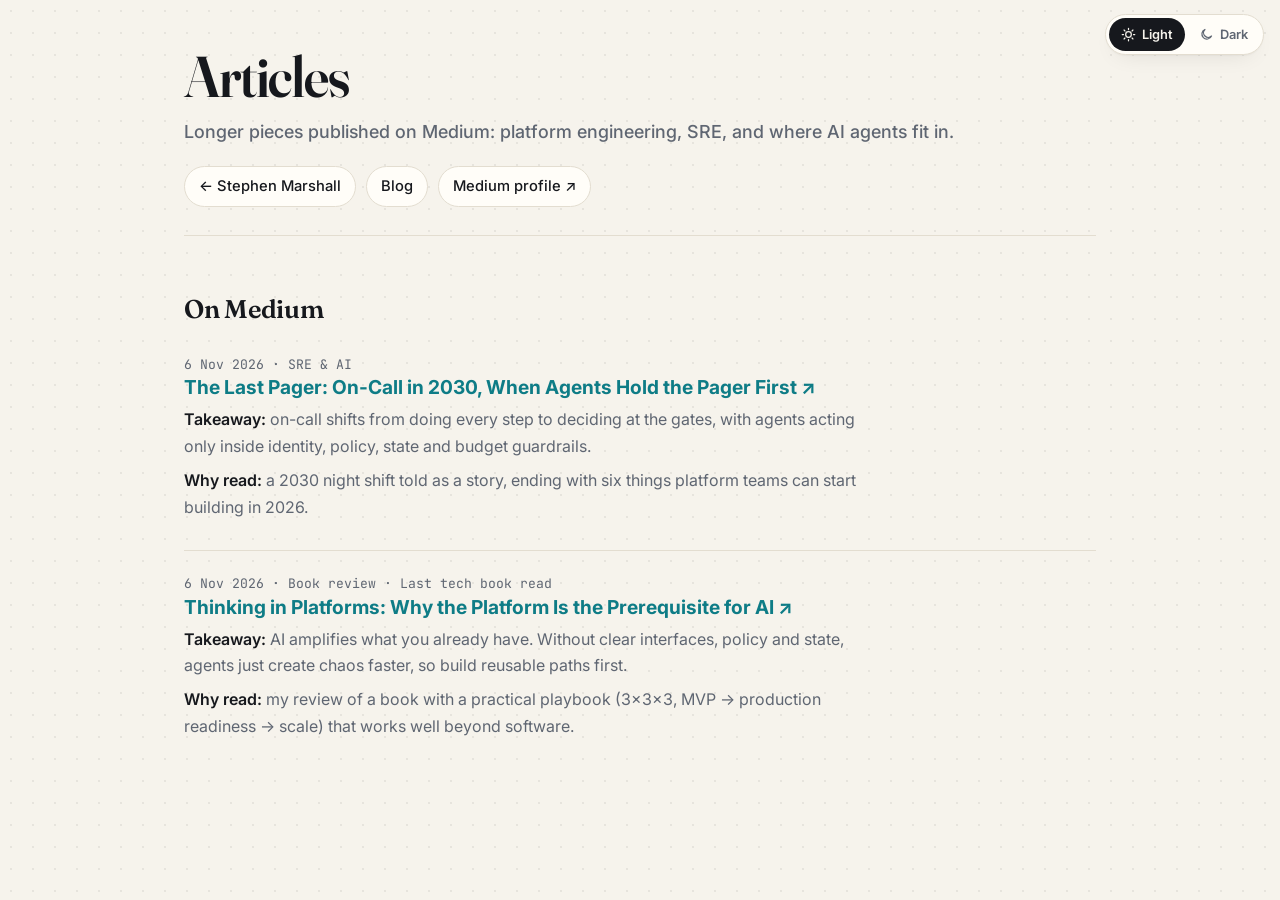
<file: articles/index.html>
<!doctype html>
<html lang="en">
<head>
<meta charset="utf-8">
<meta name="viewport" content="width=device-width, initial-scale=1">
<title>Stephen Marshall — Articles</title>
<meta name="description" content="Longer articles on Medium: platform engineering, SRE and AI agents.">
<link rel="preconnect" href="https://fonts.googleapis.com">
<link rel="preconnect" href="https://fonts.gstatic.com" crossorigin>
<link href="https://fonts.googleapis.com/css2?family=Fraunces:ital,opsz,wght@0,9..144,500;0,9..144,600;1,9..144,400&family=Inter:wght@400;500;600;700&family=JetBrains+Mono:wght@500&display=swap" rel="stylesheet">
<script src="../theme.js?v=4"></script>
<link rel="stylesheet" href="../style.css?v=6">
<link rel="stylesheet" href="../blog/blog.css?v=4">
</head>
<body>
<div class="wrap">
  <header>
    <h1>Articles</h1>
    <p class="role">Longer pieces published on Medium: platform engineering, SRE, and where AI agents fit in.</p>
    <div class="contact">
      <a href="../">← Stephen Marshall</a>
      <a href="../blog/">Blog</a>
      <a href="https://medium.com/@stephen.marshall.sheerness" rel="noopener">Medium profile ↗</a>
    </div>
  </header>

  <section>
    <h2>On Medium</h2>
    <ul class="post-list">
      <li>
        <div class="meta">6 Nov 2026 · SRE &amp; AI</div>
        <h3><a href="https://medium.com/@stephen.marshall.sheerness/the-last-pager-on-call-in-2030-when-agents-hold-the-pager-first-76221b89f435" target="_blank" rel="noopener">The Last Pager: On-Call in 2030, When Agents Hold the Pager First ↗</a></h3>
        <p><b>Takeaway:</b> on-call shifts from doing every step to deciding at the gates, with agents acting only inside identity, policy, state and budget guardrails.</p>
        <p><b>Why read:</b> a 2030 night shift told as a story, ending with six things platform teams can start building in 2026.</p>
      </li>
      <li>
        <div class="meta">6 Nov 2026 · Book review · Last tech book read</div>
        <h3><a href="https://medium.com/@stephen.marshall.sheerness/thinking-in-platforms-why-the-platform-is-the-prerequisite-for-ai-577ead0f824a" target="_blank" rel="noopener">Thinking in Platforms: Why the Platform Is the Prerequisite for AI ↗</a></h3>
        <p><b>Takeaway:</b> AI amplifies what you already have. Without clear interfaces, policy and state, agents just create chaos faster, so build reusable paths first.</p>
        <p><b>Why read:</b> my review of a book with a practical playbook (3×3×3, MVP → production readiness → scale) that works well beyond software.</p>
      </li>
    </ul>
  </section>
</div>
</body>
</html>
</file>
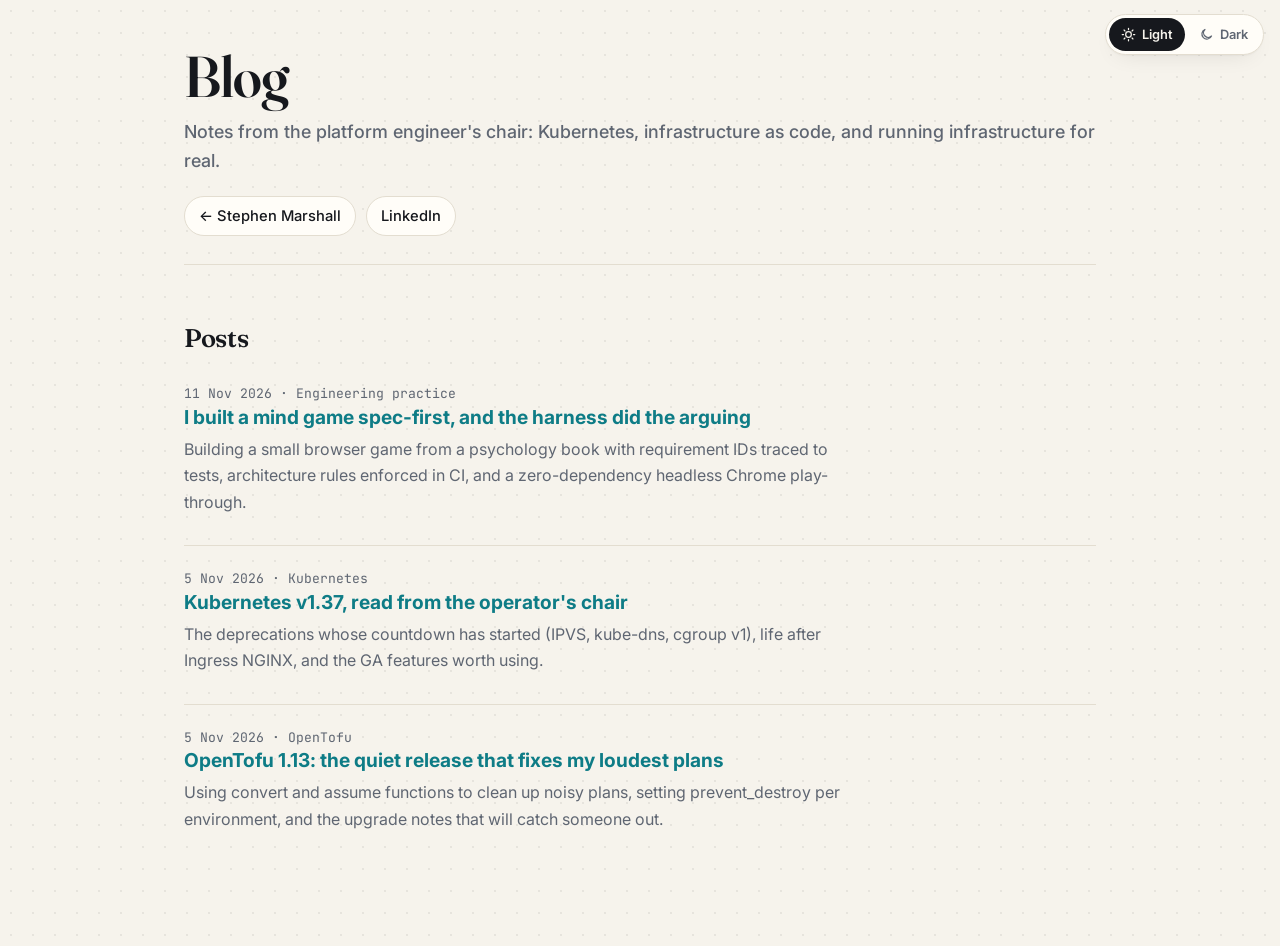
<file: blog/index.html>
<!doctype html>
<html lang="en">
<head>
<meta charset="utf-8">
<meta name="viewport" content="width=device-width, initial-scale=1">
<title>Stephen Marshall — Blog</title>
<meta name="description" content="Notes from the platform engineer's chair: Kubernetes, OpenTofu and running infrastructure for real.">
<link rel="preconnect" href="https://fonts.googleapis.com">
<link rel="preconnect" href="https://fonts.gstatic.com" crossorigin>
<link href="https://fonts.googleapis.com/css2?family=Fraunces:ital,opsz,wght@0,9..144,500;0,9..144,600;1,9..144,400&family=Inter:wght@400;500;600;700&family=JetBrains+Mono:wght@500&display=swap" rel="stylesheet">
<script src="../theme.js?v=4"></script>
<link rel="stylesheet" href="../style.css?v=4">
<link rel="stylesheet" href="blog.css?v=4">
</head>
<body>
<div class="wrap">
  <header>
    <h1>Blog</h1>
    <p class="role">Notes from the platform engineer's chair: Kubernetes, infrastructure as code, and running infrastructure for real.</p>
    <div class="contact">
      <a href="../">← Stephen Marshall</a>
      <a href="https://www.linkedin.com/in/stephenmarshallsheerness" rel="noopener">LinkedIn</a>
    </div>
  </header>

  <section>
    <h2>Posts</h2>
    <ul class="post-list">
      <li>
        <div class="meta">11 Nov 2026 · Engineering practice</div>
        <h3><a href="cut-the-knot-spec-first-game/">I built a mind game spec-first, and the harness did the arguing</a></h3>
        <p>Building a small browser game from a psychology book with requirement IDs traced to tests, architecture rules enforced in CI, and a zero-dependency headless Chrome play-through.</p>
      </li>
      <li>
        <div class="meta">5 Nov 2026 · Kubernetes</div>
        <h3><a href="kubernetes-1-37-for-operators/">Kubernetes v1.37, read from the operator's chair</a></h3>
        <p>The deprecations whose countdown has started (IPVS, kube-dns, cgroup v1), life after Ingress NGINX, and the GA features worth using.</p>
      </li>
      <li>
        <div class="meta">5 Nov 2026 · OpenTofu</div>
        <h3><a href="opentofu-1-13-quiet-release/">OpenTofu 1.13: the quiet release that fixes my loudest plans</a></h3>
        <p>Using convert and assume functions to clean up noisy plans, setting prevent_destroy per environment, and the upgrade notes that will catch someone out.</p>
      </li>
    </ul>
  </section>
</div>
</body>
</html>
</file>
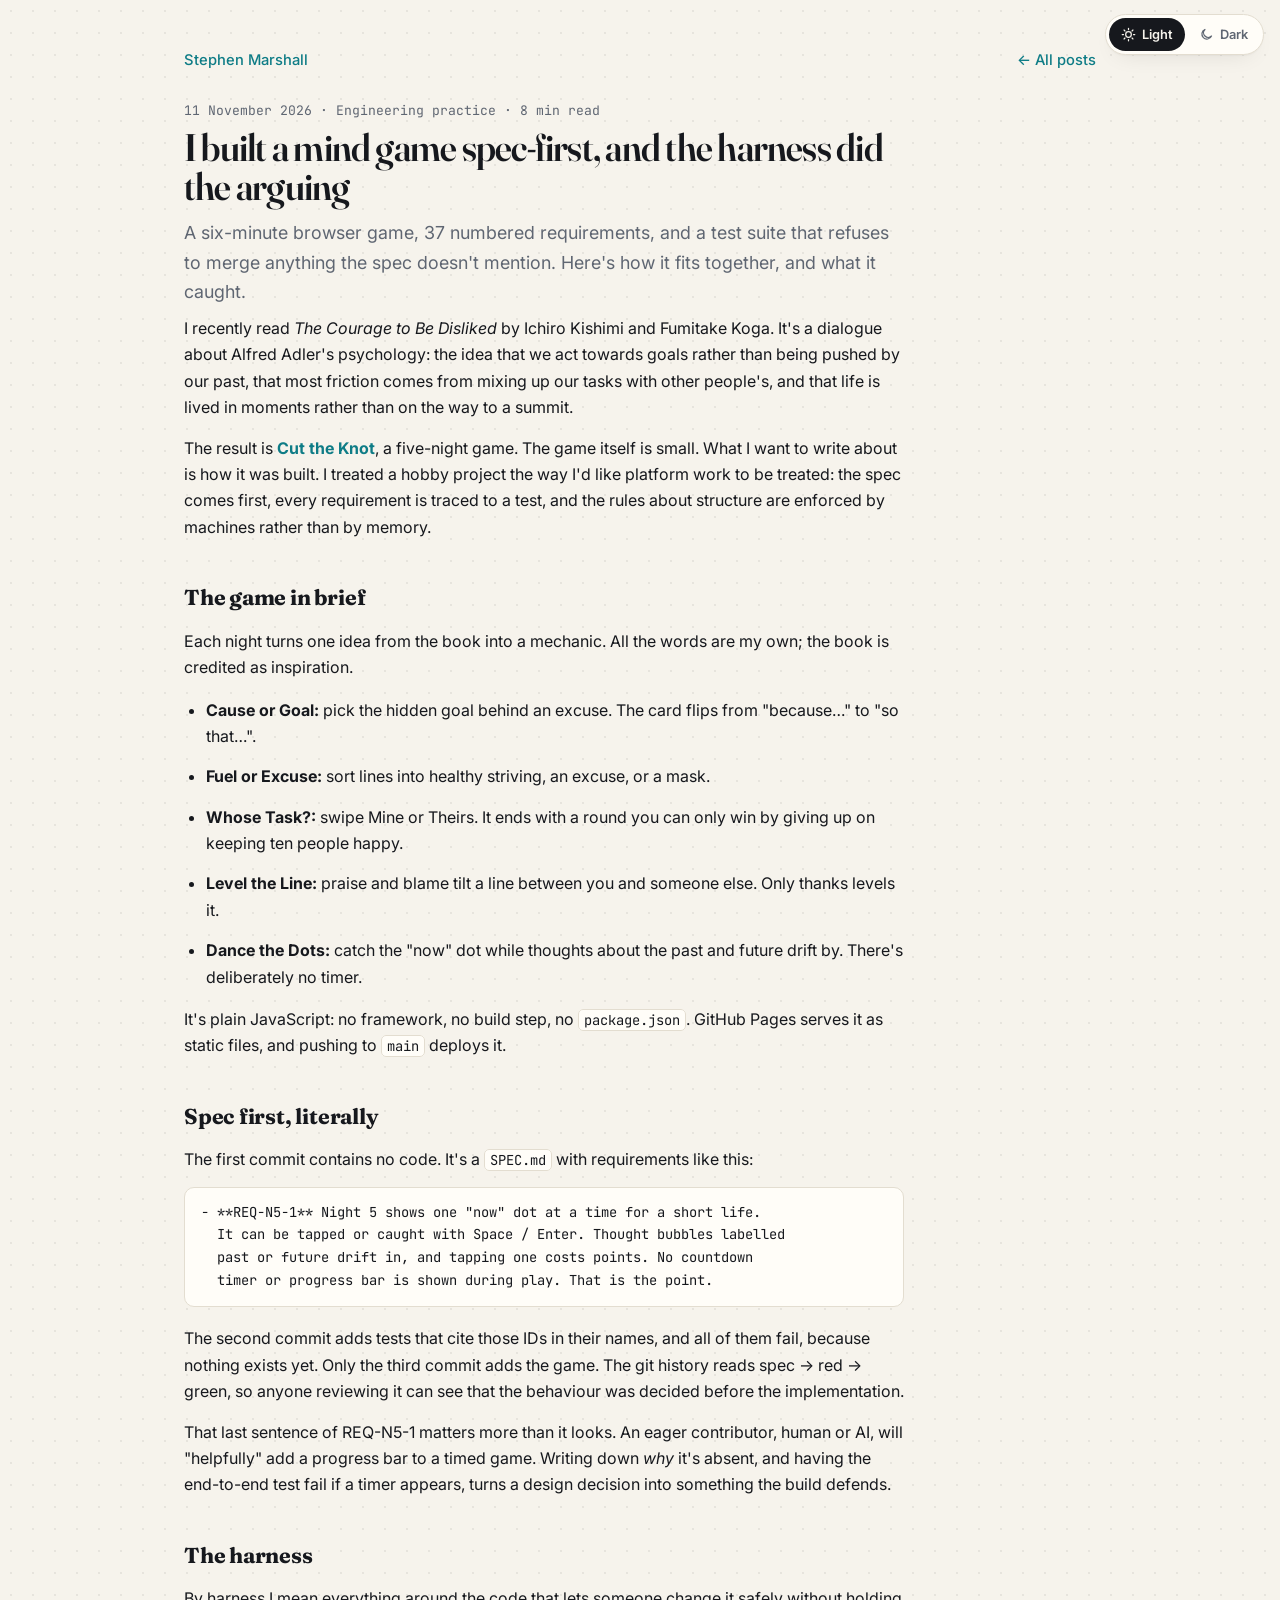
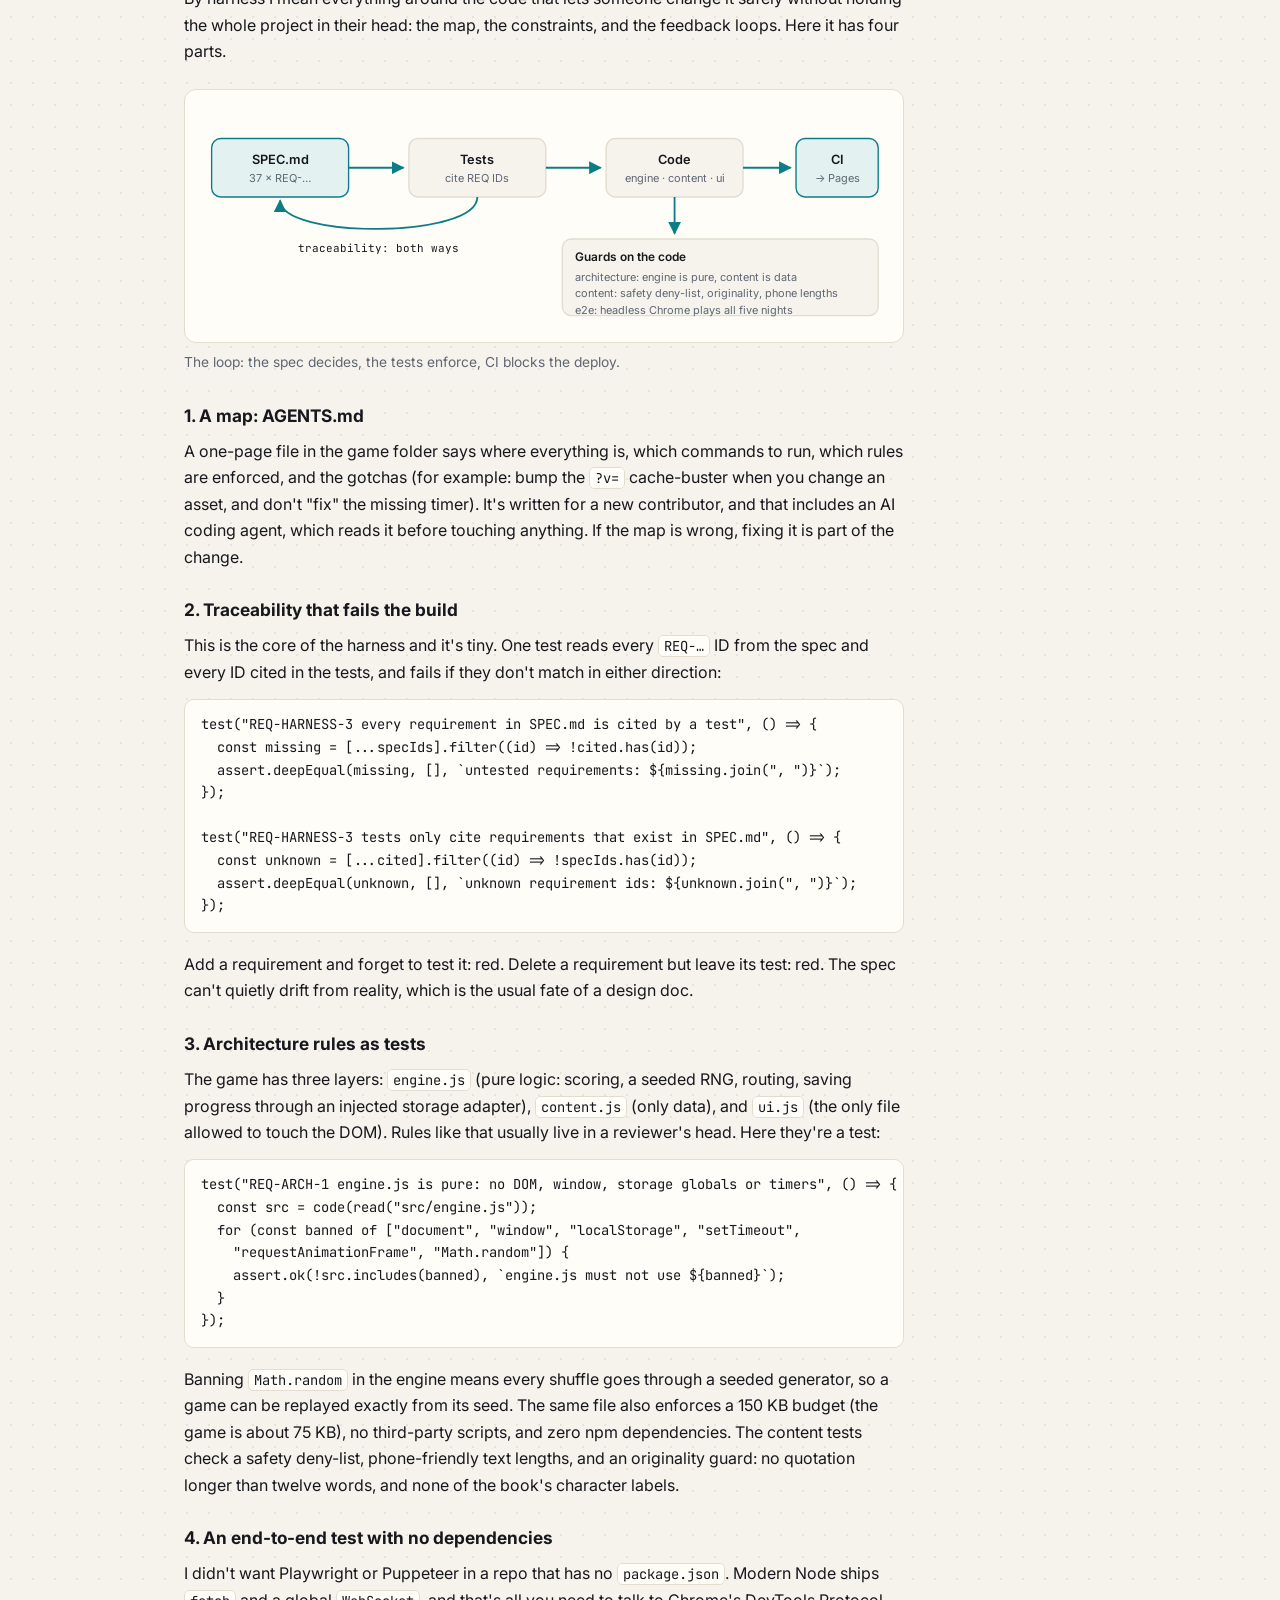
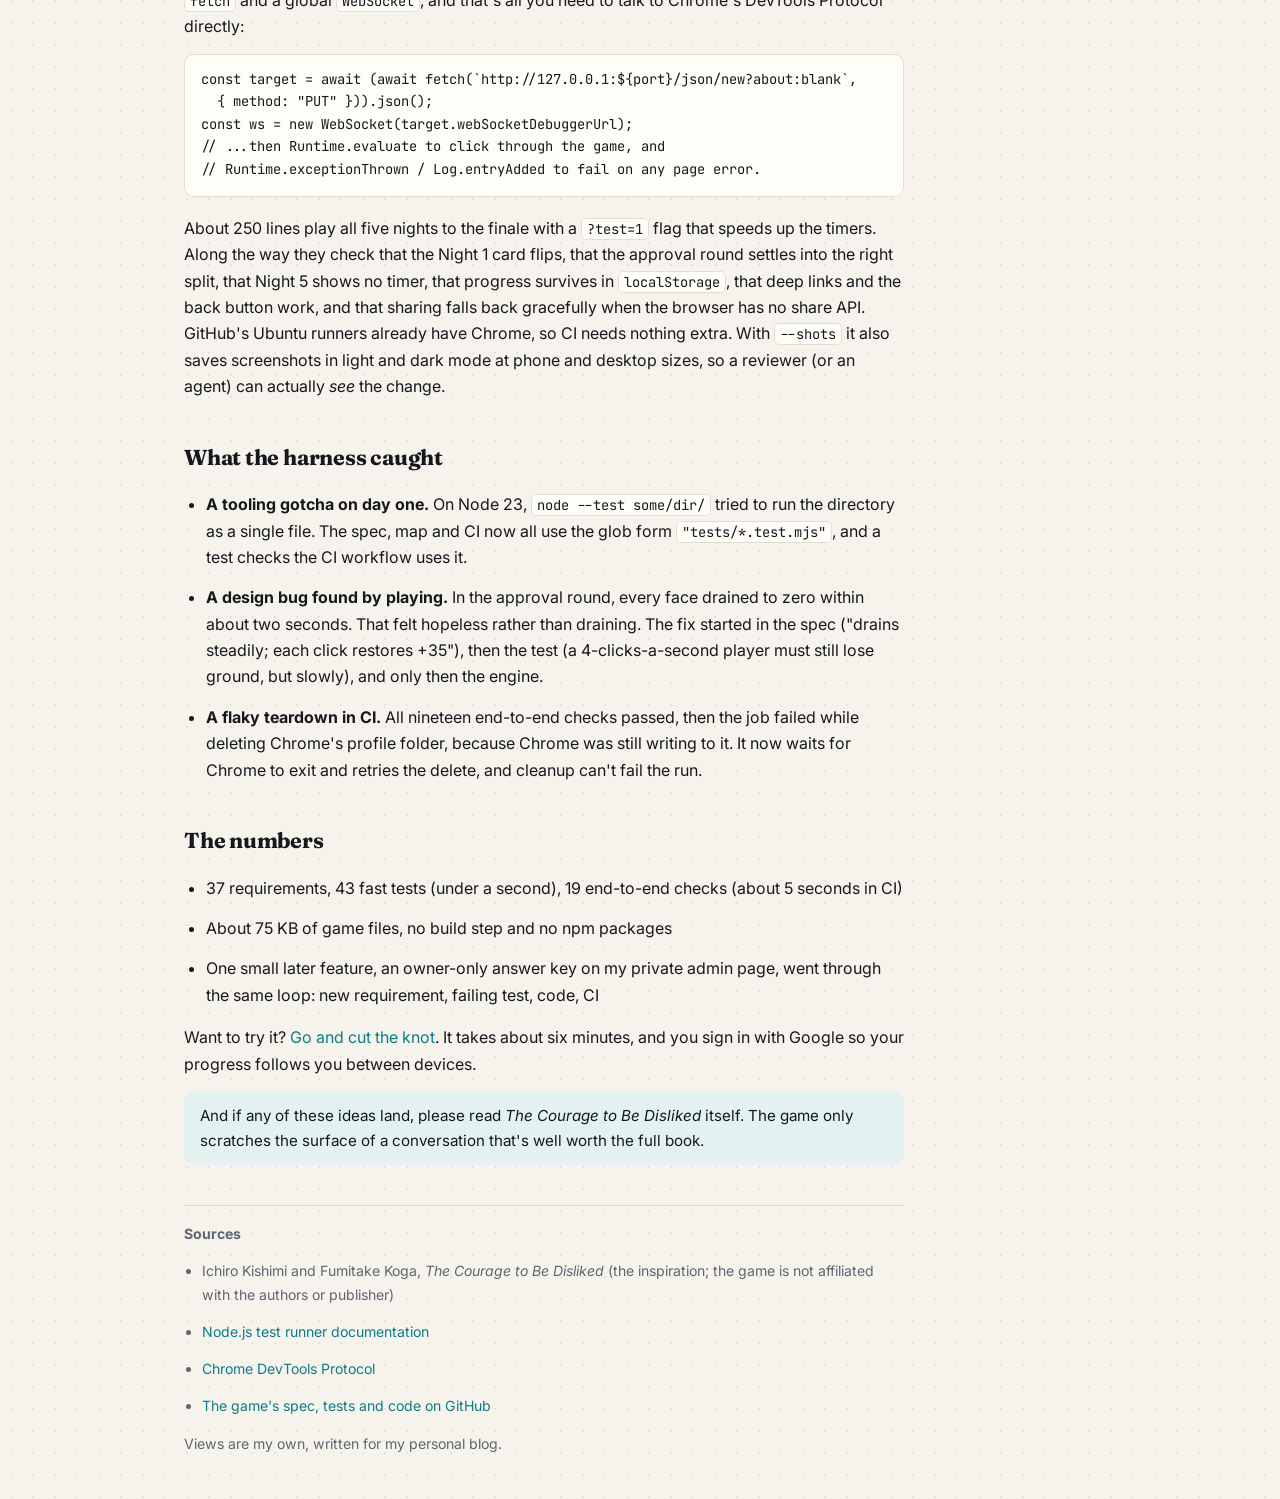
<file: blog/cut-the-knot-spec-first-game/index.html>
<!doctype html>
<html lang="en">
<head>
<meta charset="utf-8">
<meta name="viewport" content="width=device-width, initial-scale=1">
<title>Building Cut the Knot spec-first — Stephen Marshall</title>
<meta name="description" content="How I built a small browser game from a psychology book using spec-driven development and harness engineering: requirement IDs traced to tests, architecture rules enforced in CI, and a headless Chrome play-through with zero dependencies.">
<meta property="og:title" content="I built a mind game spec-first, and the harness did the arguing">
<meta property="og:type" content="article">
<link rel="preconnect" href="https://fonts.googleapis.com">
<link rel="preconnect" href="https://fonts.gstatic.com" crossorigin>
<link href="https://fonts.googleapis.com/css2?family=Fraunces:ital,opsz,wght@0,9..144,500;0,9..144,600;1,9..144,400&family=Inter:wght@400;500;600;700&family=JetBrains+Mono:wght@500&display=swap" rel="stylesheet">
<script src="../../theme.js?v=4"></script>
<link rel="stylesheet" href="../../style.css?v=9">
<link rel="stylesheet" href="../blog.css?v=4">
</head>
<body>
<div class="wrap">
<nav class="topnav"><a href="../../">Stephen Marshall</a><a href="../">← All posts</a></nav>

<article>
<div class="meta">11 November 2026 · Engineering practice · 8 min read</div>
<h1>I built a mind game spec-first, and the harness did the arguing</h1>
<p class="lede">A six-minute browser game, 37 numbered requirements, and a test suite that refuses to merge anything the spec doesn't mention. Here's how it fits together, and what it caught.</p>

<p>I recently read <em>The Courage to Be Disliked</em> by Ichiro Kishimi and Fumitake Koga. It's a dialogue about Alfred Adler's psychology: the idea that we act towards goals rather than being pushed by our past, that most friction comes from mixing up our tasks with other people's, and that life is lived in moments rather than on the way to a summit.</p>

<p>The result is <a href="../../games/cut-the-knot/"><strong>Cut the Knot</strong></a>, a five-night game. The game itself is small. What I want to write about is how it was built. I treated a hobby project the way I'd like platform work to be treated: the spec comes first, every requirement is traced to a test, and the rules about structure are enforced by machines rather than by memory.</p>

<h2>The game in brief</h2>

<p>Each night turns one idea from the book into a mechanic. All the words are my own; the book is credited as inspiration.</p>

<ul>
  <li><strong>Cause or Goal:</strong> pick the hidden goal behind an excuse. The card flips from "because…" to "so that…".</li>
  <li><strong>Fuel or Excuse:</strong> sort lines into healthy striving, an excuse, or a mask.</li>
  <li><strong>Whose Task?:</strong> swipe Mine or Theirs. It ends with a round you can only win by giving up on keeping ten people happy.</li>
  <li><strong>Level the Line:</strong> praise and blame tilt a line between you and someone else. Only thanks levels it.</li>
  <li><strong>Dance the Dots:</strong> catch the "now" dot while thoughts about the past and future drift by. There's deliberately no timer.</li>
</ul>

<p>It's plain JavaScript: no framework, no build step, no <code>package.json</code>. GitHub Pages serves it as static files, and pushing to <code>main</code> deploys it.</p>

<h2>Spec first, literally</h2>

<p>The first commit contains no code. It's a <code>SPEC.md</code> with requirements like this:</p>

<pre><code>- **REQ-N5-1** Night 5 shows one "now" dot at a time for a short life.
  It can be tapped or caught with Space / Enter. Thought bubbles labelled
  past or future drift in, and tapping one costs points. No countdown
  timer or progress bar is shown during play. That is the point.</code></pre>

<p>The second commit adds tests that cite those IDs in their names, and all of them fail, because nothing exists yet. Only the third commit adds the game. The git history reads spec → red → green, so anyone reviewing it can see that the behaviour was decided before the implementation.</p>

<p>That last sentence of REQ-N5-1 matters more than it looks. An eager contributor, human or AI, will "helpfully" add a progress bar to a timed game. Writing down <em>why</em> it's absent, and having the end-to-end test fail if a timer appears, turns a design decision into something the build defends.</p>

<h2>The harness</h2>

<p>By harness I mean everything around the code that lets someone change it safely without holding the whole project in their head: the map, the constraints, and the feedback loops. Here it has four parts.</p>

<figure>
<div class="diagram">
<svg viewBox="0 0 760 250" role="img" aria-labelledby="t1 d1">
  <title id="t1">The spec-driven loop and the checks that enforce it</title>
  <desc id="d1">SPEC.md feeds tests, which cite requirement IDs, which drive the code. A traceability check links the spec and the tests in both directions. Architecture, content and end-to-end checks guard the code, and CI runs all of them on every change before GitHub Pages deploys.</desc>
  <defs><marker id="ah" viewBox="0 0 10 10" refX="9" refY="5" markerWidth="7" markerHeight="7" orient="auto"><path d="M0,0 L10,5 L0,10 z" style="fill:var(--accent)"/></marker></defs>
  <rect class="box-accent" x="16" y="40" width="150" height="64" rx="10"/>
  <text x="91" y="68" font-size="14" font-weight="600" text-anchor="middle">SPEC.md</text>
  <text x="91" y="88" font-size="12" class="muted" text-anchor="middle">37 × REQ-…</text>
  <path class="arrow" d="M166 72 H 226" marker-end="url(#ah)"/>
  <rect class="box" x="232" y="40" width="150" height="64" rx="10"/>
  <text x="307" y="68" font-size="14" font-weight="600" text-anchor="middle">Tests</text>
  <text x="307" y="88" font-size="12" class="muted" text-anchor="middle">cite REQ IDs</text>
  <path class="arrow" d="M382 72 H 442" marker-end="url(#ah)"/>
  <rect class="box" x="448" y="40" width="150" height="64" rx="10"/>
  <text x="523" y="68" font-size="14" font-weight="600" text-anchor="middle">Code</text>
  <text x="523" y="88" font-size="12" class="muted" text-anchor="middle">engine · content · ui</text>
  <path class="arrow" d="M598 72 H 650" marker-end="url(#ah)"/>
  <rect class="box-accent" x="656" y="40" width="90" height="64" rx="10"/>
  <text x="701" y="68" font-size="14" font-weight="600" text-anchor="middle">CI</text>
  <text x="701" y="88" font-size="12" class="muted" text-anchor="middle">→ Pages</text>
  <path class="arrow" d="M307 104 C 307 150, 91 150, 91 108" marker-end="url(#ah)"/>
  <text x="199" y="164" font-size="12" text-anchor="middle" class="mono">traceability: both ways</text>
  <rect class="box" x="400" y="150" width="346" height="84" rx="10"/>
  <text x="414" y="174" font-size="13" font-weight="600">Guards on the code</text>
  <text x="414" y="196" font-size="12" class="muted">architecture: engine is pure, content is data</text>
  <text x="414" y="214" font-size="12" class="muted">content: safety deny-list, originality, phone lengths</text>
  <text x="414" y="232" font-size="12" class="muted">e2e: headless Chrome plays all five nights</text>
  <path class="arrow" d="M523 104 V 144" marker-end="url(#ah)"/>
</svg>
</div>
<figcaption>The loop: the spec decides, the tests enforce, CI blocks the deploy.</figcaption>
</figure>

<h3>1. A map: AGENTS.md</h3>

<p>A one-page file in the game folder says where everything is, which commands to run, which rules are enforced, and the gotchas (for example: bump the <code>?v=</code> cache-buster when you change an asset, and don't "fix" the missing timer). It's written for a new contributor, and that includes an AI coding agent, which reads it before touching anything. If the map is wrong, fixing it is part of the change.</p>

<h3>2. Traceability that fails the build</h3>

<p>This is the core of the harness and it's tiny. One test reads every <code>REQ-…</code> ID from the spec and every ID cited in the tests, and fails if they don't match in either direction:</p>

<pre><code>test("REQ-HARNESS-3 every requirement in SPEC.md is cited by a test", () =&gt; {
  const missing = [...specIds].filter((id) =&gt; !cited.has(id));
  assert.deepEqual(missing, [], `untested requirements: ${missing.join(", ")}`);
});

test("REQ-HARNESS-3 tests only cite requirements that exist in SPEC.md", () =&gt; {
  const unknown = [...cited].filter((id) =&gt; !specIds.has(id));
  assert.deepEqual(unknown, [], `unknown requirement ids: ${unknown.join(", ")}`);
});</code></pre>

<p>Add a requirement and forget to test it: red. Delete a requirement but leave its test: red. The spec can't quietly drift from reality, which is the usual fate of a design doc.</p>

<h3>3. Architecture rules as tests</h3>

<p>The game has three layers: <code>engine.js</code> (pure logic: scoring, a seeded RNG, routing, saving progress through an injected storage adapter), <code>content.js</code> (only data), and <code>ui.js</code> (the only file allowed to touch the DOM). Rules like that usually live in a reviewer's head. Here they're a test:</p>

<pre><code>test("REQ-ARCH-1 engine.js is pure: no DOM, window, storage globals or timers", () =&gt; {
  const src = code(read("src/engine.js"));
  for (const banned of ["document", "window", "localStorage", "setTimeout",
    "requestAnimationFrame", "Math.random"]) {
    assert.ok(!src.includes(banned), `engine.js must not use ${banned}`);
  }
});</code></pre>

<p>Banning <code>Math.random</code> in the engine means every shuffle goes through a seeded generator, so a game can be replayed exactly from its seed. The same file also enforces a 150 KB budget (the game is about 75 KB), no third-party scripts, and zero npm dependencies. The content tests check a safety deny-list, phone-friendly text lengths, and an originality guard: no quotation longer than twelve words, and none of the book's character labels.</p>

<h3>4. An end-to-end test with no dependencies</h3>

<p>I didn't want Playwright or Puppeteer in a repo that has no <code>package.json</code>. Modern Node ships <code>fetch</code> and a global <code>WebSocket</code>, and that's all you need to talk to Chrome's DevTools Protocol directly:</p>

<pre><code>const target = await (await fetch(`http://127.0.0.1:${port}/json/new?about:blank`,
  { method: "PUT" })).json();
const ws = new WebSocket(target.webSocketDebuggerUrl);
// ...then Runtime.evaluate to click through the game, and
// Runtime.exceptionThrown / Log.entryAdded to fail on any page error.</code></pre>

<p>About 250 lines play all five nights to the finale with a <code>?test=1</code> flag that speeds up the timers. Along the way they check that the Night 1 card flips, that the approval round settles into the right split, that Night 5 shows no timer, that progress survives in <code>localStorage</code>, that deep links and the back button work, and that sharing falls back gracefully when the browser has no share API. GitHub's Ubuntu runners already have Chrome, so CI needs nothing extra. With <code>--shots</code> it also saves screenshots in light and dark mode at phone and desktop sizes, so a reviewer (or an agent) can actually <em>see</em> the change.</p>

<h2>What the harness caught</h2>

<ul>
  <li><strong>A tooling gotcha on day one.</strong> On Node 23, <code>node --test some/dir/</code> tried to run the directory as a single file. The spec, map and CI now all use the glob form <code>"tests/*.test.mjs"</code>, and a test checks the CI workflow uses it.</li>
  <li><strong>A design bug found by playing.</strong> In the approval round, every face drained to zero within about two seconds. That felt hopeless rather than draining. The fix started in the spec ("drains steadily; each click restores +35"), then the test (a 4-clicks-a-second player must still lose ground, but slowly), and only then the engine.</li>
  <li><strong>A flaky teardown in CI.</strong> All nineteen end-to-end checks passed, then the job failed while deleting Chrome's profile folder, because Chrome was still writing to it. It now waits for Chrome to exit and retries the delete, and cleanup can't fail the run.</li>
</ul>

<h2>The numbers</h2>

<ul>
  <li>37 requirements, 43 fast tests (under a second), 19 end-to-end checks (about 5 seconds in CI)</li>
  <li>About 75 KB of game files, no build step and no npm packages</li>
  <li>One small later feature, an owner-only answer key on my private admin page, went through the same loop: new requirement, failing test, code, CI</li>
</ul>

<p>Want to try it? <a href="../../games/cut-the-knot/">Go and cut the knot</a>. It takes about six minutes, and you sign in with Google so your progress follows you between devices.</p>

<p class="callout">And if any of these ideas land, please read <em>The Courage to Be Disliked</em> itself. The game only scratches the surface of a conversation that's well worth the full book.</p>

<div class="sources">
  <strong>Sources</strong>
  <ul>
    <li>Ichiro Kishimi and Fumitake Koga, <em>The Courage to Be Disliked</em> (the inspiration; the game is not affiliated with the authors or publisher)</li>
    <li><a href="https://nodejs.org/api/test.html">Node.js test runner documentation</a></li>
    <li><a href="https://chromedevtools.github.io/devtools-protocol/">Chrome DevTools Protocol</a></li>
    <li><a href="https://github.com/stephen-marshal/stephen-marshal.github.io/tree/main/games/cut-the-knot">The game's spec, tests and code on GitHub</a></li>
  </ul>
  <p>Views are my own, written for my personal blog.</p>
</div>
</article>
</div>
</body>
</html>
</file>
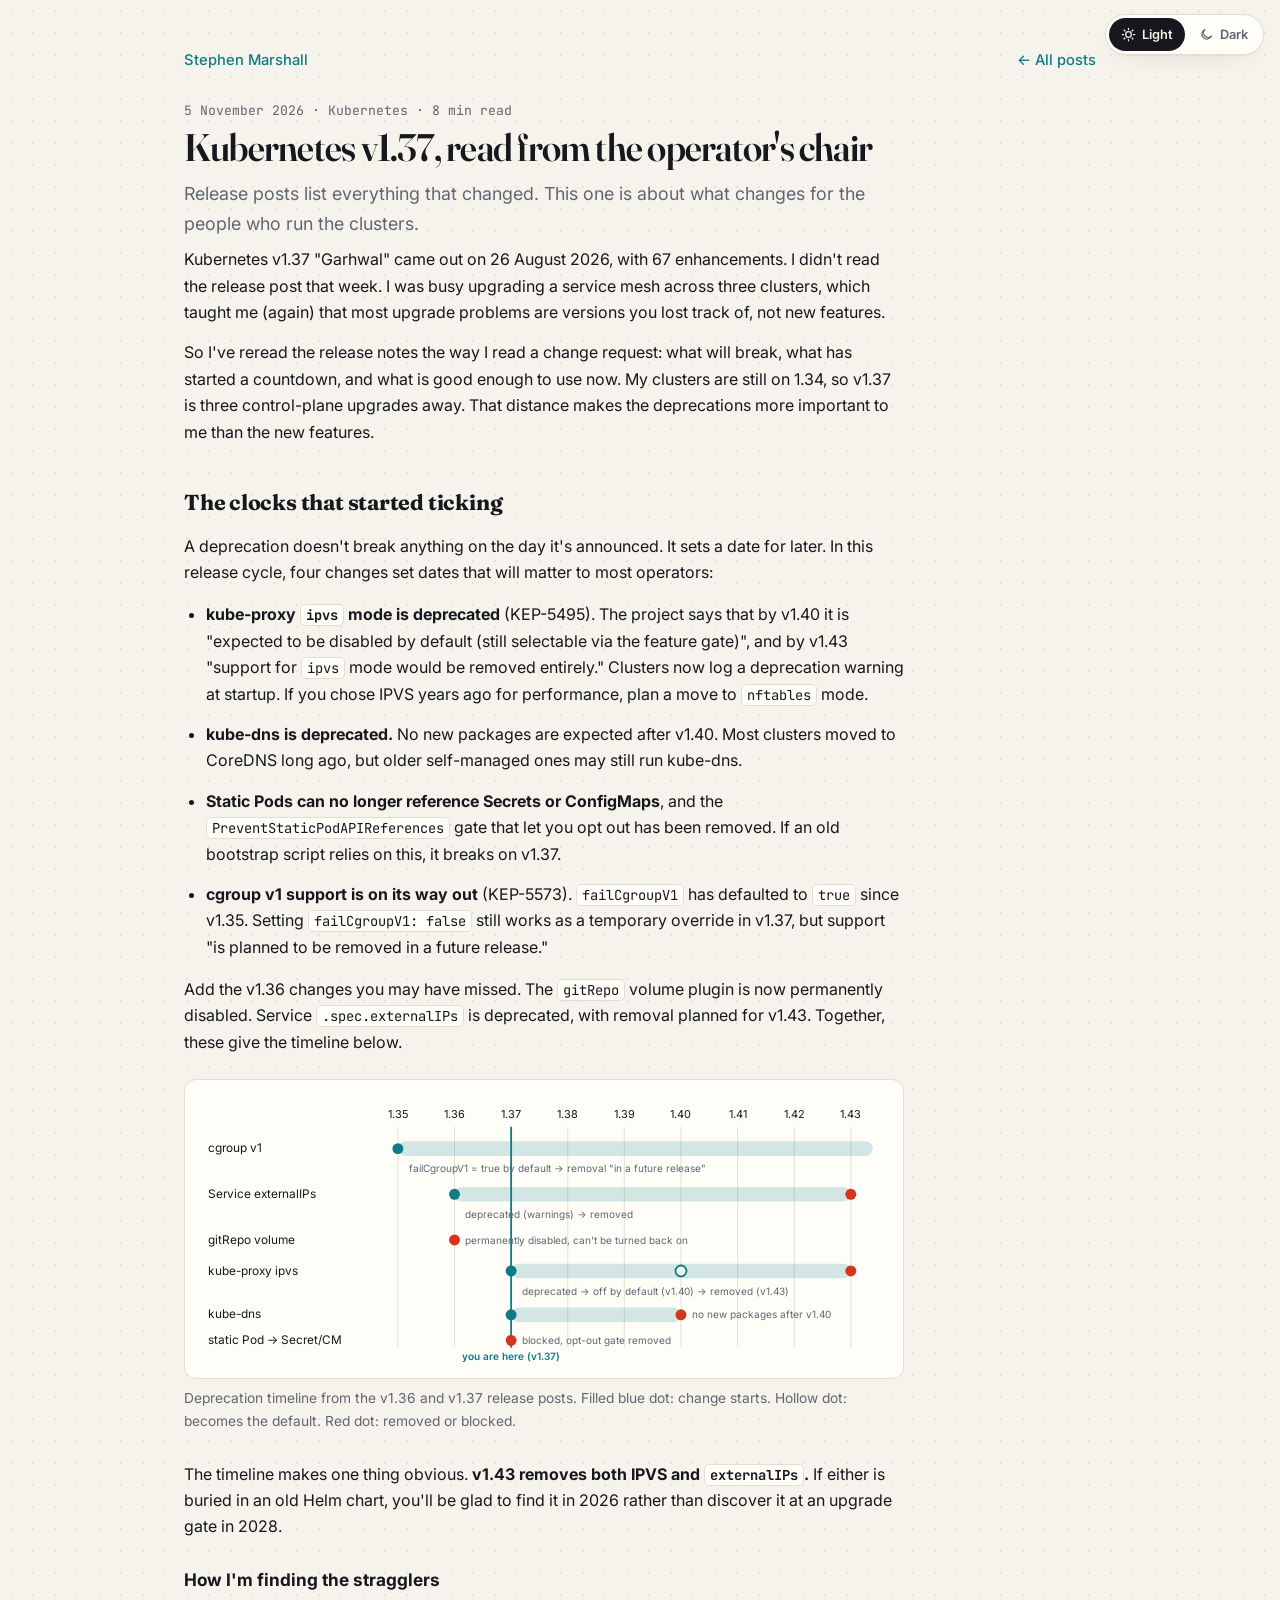
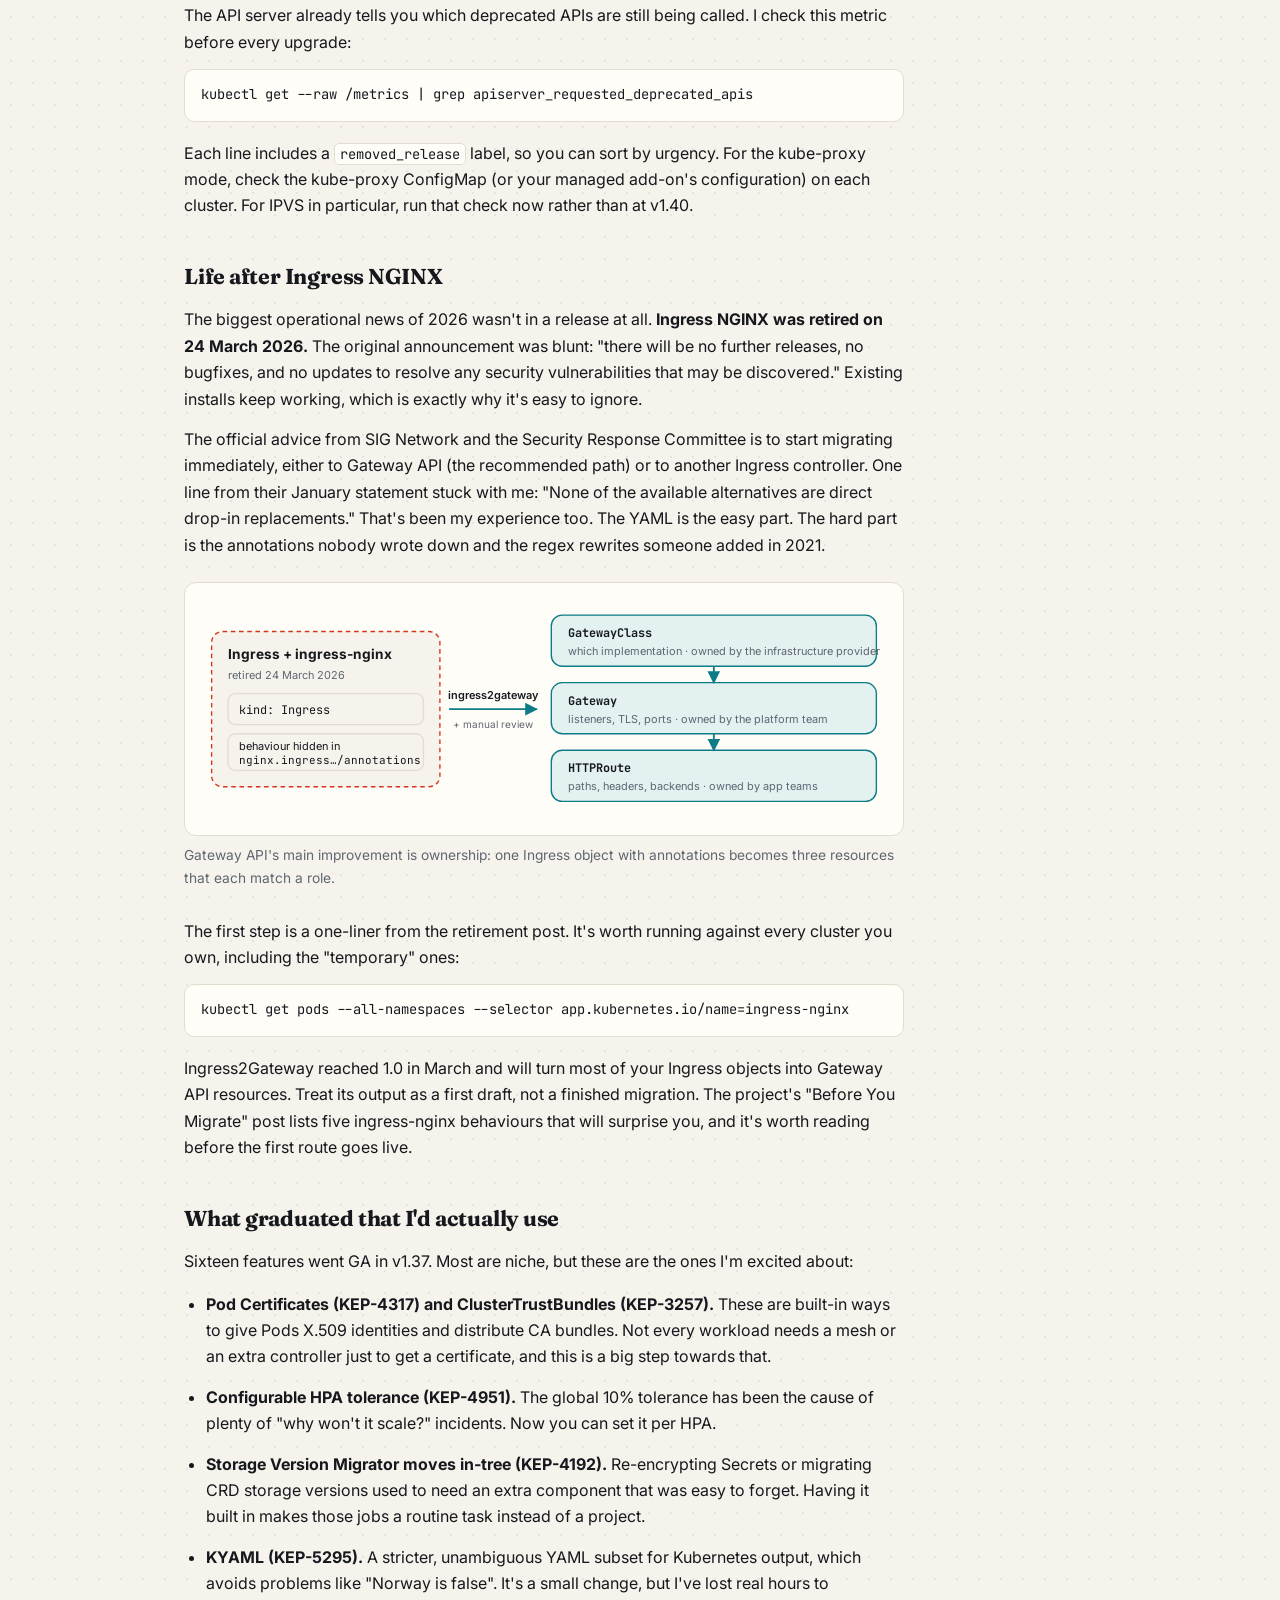
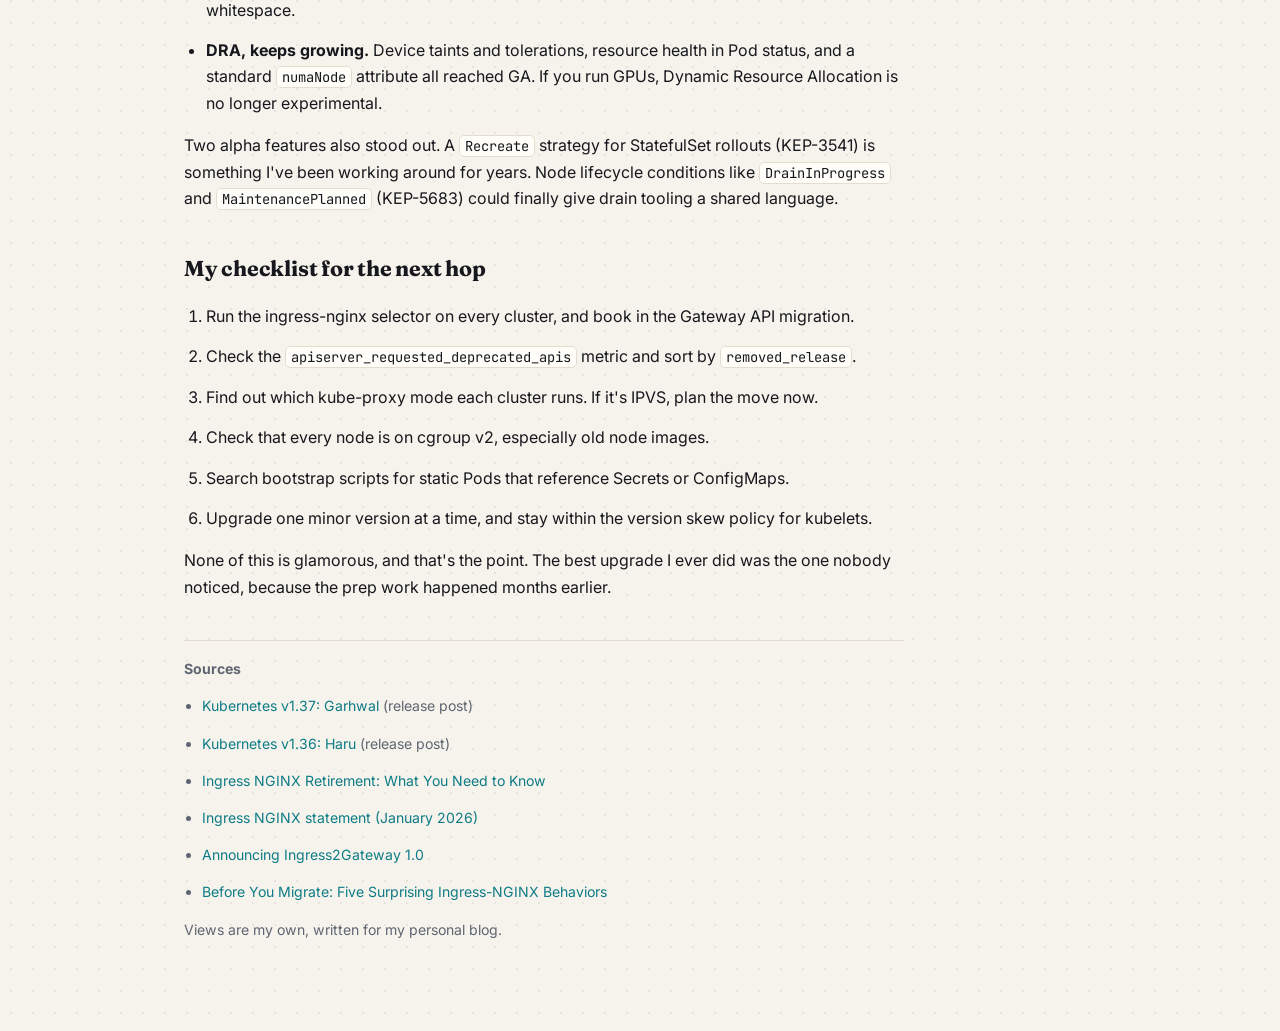
<file: blog/kubernetes-1-37-for-operators/index.html>
<!doctype html>
<html lang="en">
<head>
<meta charset="utf-8">
<meta name="viewport" content="width=device-width, initial-scale=1">
<title>Kubernetes v1.37 for Operators — Stephen Marshall</title>
<meta name="description" content="Kubernetes v1.37 'Garhwal' read from the platform engineer's chair: the deprecations that start the clock, the GA features worth using, and the post-Ingress-NGINX world.">
<meta property="og:title" content="Kubernetes v1.37, read from the operator's chair">
<meta property="og:type" content="article">
<link rel="preconnect" href="https://fonts.googleapis.com">
<link rel="preconnect" href="https://fonts.gstatic.com" crossorigin>
<link href="https://fonts.googleapis.com/css2?family=Fraunces:ital,opsz,wght@0,9..144,500;0,9..144,600;1,9..144,400&family=Inter:wght@400;500;600;700&family=JetBrains+Mono:wght@500&display=swap" rel="stylesheet">
<script src="../../theme.js?v=4"></script>
<link rel="stylesheet" href="../../style.css?v=4">
<link rel="stylesheet" href="../blog.css?v=4">
</head>
<body>
<div class="wrap">
<nav class="topnav"><a href="../../">Stephen Marshall</a><a href="../">← All posts</a></nav>

<article>
<div class="meta">5 November 2026 · Kubernetes · 8 min read</div>
<h1>Kubernetes v1.37, read from the operator's chair</h1>
<p class="lede">Release posts list everything that changed. This one is about what changes for the people who run the clusters.</p>

<p>Kubernetes v1.37 "Garhwal" came out on 26 August 2026, with 67 enhancements. I didn't read the release post that week. I was busy upgrading a service mesh across three clusters, which taught me (again) that most upgrade problems are versions you lost track of, not new features.</p>

<p>So I've reread the release notes the way I read a change request: what will break, what has started a countdown, and what is good enough to use now. My clusters are still on 1.34, so v1.37 is three control-plane upgrades away. That distance makes the deprecations more important to me than the new features.</p>

<h2>The clocks that started ticking</h2>

<p>A deprecation doesn't break anything on the day it's announced. It sets a date for later. In this release cycle, four changes set dates that will matter to most operators:</p>

<ul>
  <li><strong>kube-proxy <code>ipvs</code> mode is deprecated</strong> (KEP-5495). The project says that by v1.40 it is "expected to be disabled by default (still selectable via the feature gate)", and by v1.43 "support for <code>ipvs</code> mode would be removed entirely." Clusters now log a deprecation warning at startup. If you chose IPVS years ago for performance, plan a move to <code>nftables</code> mode.</li>
  <li><strong>kube-dns is deprecated.</strong> No new packages are expected after v1.40. Most clusters moved to CoreDNS long ago, but older self-managed ones may still run kube-dns.</li>
  <li><strong>Static Pods can no longer reference Secrets or ConfigMaps</strong>, and the <code>PreventStaticPodAPIReferences</code> gate that let you opt out has been removed. If an old bootstrap script relies on this, it breaks on v1.37.</li>
  <li><strong>cgroup v1 support is on its way out</strong> (KEP-5573). <code>failCgroupV1</code> has defaulted to <code>true</code> since v1.35. Setting <code>failCgroupV1: false</code> still works as a temporary override in v1.37, but support "is planned to be removed in a future release."</li>
</ul>

<p>Add the v1.36 changes you may have missed. The <code>gitRepo</code> volume plugin is now permanently disabled. Service <code>.spec.externalIPs</code> is deprecated, with removal planned for v1.43. Together, these give the timeline below.</p>

<figure>
<div class="diagram">
<svg viewBox="0 0 760 300" role="img" aria-labelledby="t1 d1">
  <title id="t1">Kubernetes deprecation timeline, v1.35 to v1.43</title>
  <desc id="d1">Six rows show when each change starts and ends: cgroup v1 fail-by-default from v1.35 with removal in a future release; Service externalIPs deprecated v1.36, removed v1.43; gitRepo volume disabled in v1.36; kube-proxy ipvs deprecated v1.37, off by default v1.40, removed v1.43; kube-dns deprecated v1.37 with no packages after v1.40; static Pod API references blocked in v1.37.</desc>
  <!-- columns: x = 220 + (minor-35)*62 -->
  <g class="muted" font-size="12" text-anchor="middle">
    <text x="220" y="28">1.35</text><text x="282" y="28">1.36</text><text x="344" y="28">1.37</text><text x="406" y="28">1.38</text><text x="468" y="28">1.39</text><text x="530" y="28">1.40</text><text x="592" y="28">1.41</text><text x="654" y="28">1.42</text><text x="716" y="28">1.43</text>
  </g>
  <g class="line">
    <line x1="220" y1="38" x2="220" y2="280"/><line x1="282" y1="38" x2="282" y2="280"/><line x1="344" y1="38" x2="344" y2="280" style="stroke:var(--accent);stroke-width:2"/><line x1="406" y1="38" x2="406" y2="280"/><line x1="468" y1="38" x2="468" y2="280"/><line x1="530" y1="38" x2="530" y2="280"/><line x1="592" y1="38" x2="592" y2="280"/><line x1="654" y1="38" x2="654" y2="280"/><line x1="716" y1="38" x2="716" y2="280"/>
  </g>
  <text x="344" y="294" text-anchor="middle" font-size="11" font-weight="600" style="fill:var(--accent)">you are here (v1.37)</text>

  <g font-size="13">
    <text x="12" y="66">cgroup v1</text>
    <rect class="bar" x="220" y="54" width="520" height="16" rx="8"/>
    <circle class="dot" cx="220" cy="62" r="6"/>
    <text x="232" y="88" font-size="11" class="muted">failCgroupV1 = true by default → removal "in a future release"</text>

    <text x="12" y="116">Service externalIPs</text>
    <rect class="bar" x="282" y="104" width="434" height="16" rx="8"/>
    <circle class="dot" cx="282" cy="112" r="6"/><circle class="dot-warn" cx="716" cy="112" r="6"/>
    <text x="294" y="138" font-size="11" class="muted">deprecated (warnings) → removed</text>

    <text x="12" y="166">gitRepo volume</text>
    <circle class="dot-warn" cx="282" cy="162" r="6"/>
    <text x="294" y="166" font-size="11" class="muted">permanently disabled, can't be turned back on</text>

    <text x="12" y="200">kube-proxy ipvs</text>
    <rect class="bar" x="344" y="188" width="372" height="16" rx="8"/>
    <circle class="dot" cx="344" cy="196" r="6"/><circle class="dot-hollow" cx="530" cy="196" r="6"/><circle class="dot-warn" cx="716" cy="196" r="6"/>
    <text x="356" y="222" font-size="11" class="muted">deprecated → off by default (v1.40) → removed (v1.43)</text>

    <text x="12" y="248">kube-dns</text>
    <rect class="bar" x="344" y="236" width="186" height="16" rx="8"/>
    <circle class="dot" cx="344" cy="244" r="6"/><circle class="dot-warn" cx="530" cy="244" r="6"/>
    <text x="542" y="248" font-size="11" class="muted">no new packages after v1.40</text>

    <text x="12" y="276">static Pod → Secret/CM</text>
    <circle class="dot-warn" cx="344" cy="272" r="6"/>
    <text x="356" y="276" font-size="11" class="muted">blocked, opt-out gate removed</text>
  </g>
</svg>
</div>
<figcaption>Deprecation timeline from the v1.36 and v1.37 release posts. Filled blue dot: change starts. Hollow dot: becomes the default. Red dot: removed or blocked.</figcaption>
</figure>

<p>The timeline makes one thing obvious. <strong>v1.43 removes both IPVS and <code>externalIPs</code>.</strong> If either is buried in an old Helm chart, you'll be glad to find it in 2026 rather than discover it at an upgrade gate in 2028.</p>

<h3>How I'm finding the stragglers</h3>
<p>The API server already tells you which deprecated APIs are still being called. I check this metric before every upgrade:</p>
<pre><code>kubectl get --raw /metrics | grep apiserver_requested_deprecated_apis</code></pre>
<p>Each line includes a <code>removed_release</code> label, so you can sort by urgency. For the kube-proxy mode, check the kube-proxy ConfigMap (or your managed add-on's configuration) on each cluster. For IPVS in particular, run that check now rather than at v1.40.</p>

<h2>Life after Ingress NGINX</h2>

<p>The biggest operational news of 2026 wasn't in a release at all. <strong>Ingress NGINX was retired on 24 March 2026.</strong> The original announcement was blunt: "there will be no further releases, no bugfixes, and no updates to resolve any security vulnerabilities that may be discovered." Existing installs keep working, which is exactly why it's easy to ignore.</p>

<p>The official advice from SIG Network and the Security Response Committee is to start migrating immediately, either to Gateway API (the recommended path) or to another Ingress controller. One line from their January statement stuck with me: "None of the available alternatives are direct drop-in replacements." That's been my experience too. The YAML is the easy part. The hard part is the annotations nobody wrote down and the regex rewrites someone added in 2021.</p>

<figure>
<div class="diagram">
<svg viewBox="0 0 760 250" role="img" aria-labelledby="t2 d2">
  <title id="t2">From Ingress NGINX to Gateway API</title>
  <desc id="d2">On the left, a single Ingress resource whose behaviour is split across the controller and annotations, served by the retired ingress-nginx controller. An arrow labelled ingress2gateway leads to the right, where Gateway API splits the same job into three resources owned by different roles: GatewayClass owned by the infrastructure provider, Gateway owned by the platform team, and HTTPRoute owned by application teams.</desc>
  <rect class="box-warn" x="16" y="40" width="250" height="170" rx="12"/>
  <text x="34" y="70" font-weight="700" font-size="15">Ingress + ingress-nginx</text>
  <text x="34" y="92" font-size="12" class="muted">retired 24 March 2026</text>
  <rect class="box" x="34" y="108" width="214" height="34" rx="8"/>
  <text x="46" y="130" font-size="13" class="mono">kind: Ingress</text>
  <rect class="box" x="34" y="152" width="214" height="40" rx="8"/>
  <text x="46" y="170" font-size="12">behaviour hidden in</text>
  <text x="46" y="185" font-size="12" class="mono">nginx.ingress…/annotations</text>

  <path class="arrow" d="M276 125 H 372" marker-end="url(#ah)"/>
  <text x="324" y="114" text-anchor="middle" font-size="12" font-weight="600">ingress2gateway</text>
  <text x="324" y="146" text-anchor="middle" font-size="11" class="muted">+ manual review</text>

  <g font-size="13">
    <rect class="box-accent" x="388" y="22" width="356" height="56" rx="12"/>
    <text x="406" y="46" font-weight="700" class="mono">GatewayClass</text>
    <text x="406" y="66" font-size="12" class="muted">which implementation · owned by the infrastructure provider</text>
    <rect class="box-accent" x="388" y="96" width="356" height="56" rx="12"/>
    <text x="406" y="120" font-weight="700" class="mono">Gateway</text>
    <text x="406" y="140" font-size="12" class="muted">listeners, TLS, ports · owned by the platform team</text>
    <rect class="box-accent" x="388" y="170" width="356" height="56" rx="12"/>
    <text x="406" y="194" font-weight="700" class="mono">HTTPRoute</text>
    <text x="406" y="214" font-size="12" class="muted">paths, headers, backends · owned by app teams</text>
    <path class="arrow" d="M566 78 V 96" marker-end="url(#ah)"/>
    <path class="arrow" d="M566 152 V 170" marker-end="url(#ah)"/>
  </g>
  <defs><marker id="ah" viewBox="0 0 10 10" refX="9" refY="5" markerWidth="7" markerHeight="7" orient="auto"><path d="M0,0 L10,5 L0,10 z" style="fill:var(--accent)"/></marker></defs>
</svg>
</div>
<figcaption>Gateway API's main improvement is ownership: one Ingress object with annotations becomes three resources that each match a role.</figcaption>
</figure>

<p>The first step is a one-liner from the retirement post. It's worth running against every cluster you own, including the "temporary" ones:</p>
<pre><code>kubectl get pods --all-namespaces --selector app.kubernetes.io/name=ingress-nginx</code></pre>
<p>Ingress2Gateway reached 1.0 in March and will turn most of your Ingress objects into Gateway API resources. Treat its output as a first draft, not a finished migration. The project's "Before You Migrate" post lists five ingress-nginx behaviours that will surprise you, and it's worth reading before the first route goes live.</p>

<h2>What graduated that I'd actually use</h2>

<p>Sixteen features went GA in v1.37. Most are niche, but these are the ones I'm excited about:</p>

<ul>
  <li><strong>Pod Certificates (KEP-4317) and ClusterTrustBundles (KEP-3257).</strong> These are built-in ways to give Pods X.509 identities and distribute CA bundles. Not every workload needs a mesh or an extra controller just to get a certificate, and this is a big step towards that.</li>
  <li><strong>Configurable HPA tolerance (KEP-4951).</strong> The global 10% tolerance has been the cause of plenty of "why won't it scale?" incidents. Now you can set it per HPA.</li>
  <li><strong>Storage Version Migrator moves in-tree (KEP-4192).</strong> Re-encrypting Secrets or migrating CRD storage versions used to need an extra component that was easy to forget. Having it built in makes those jobs a routine task instead of a project.</li>
  <li><strong>KYAML (KEP-5295).</strong> A stricter, unambiguous YAML subset for Kubernetes output, which avoids problems like "Norway is false". It's a small change, but I've lost real hours to whitespace.</li>
  <li><strong>DRA, keeps growing.</strong> Device taints and tolerations, resource health in Pod status, and a standard <code>numaNode</code> attribute all reached GA. If you run GPUs, Dynamic Resource Allocation is no longer experimental.</li>
</ul>

<p>Two alpha features also stood out. A <code>Recreate</code> strategy for StatefulSet rollouts (KEP-3541) is something I've been working around for years. Node lifecycle conditions like <code>DrainInProgress</code> and <code>MaintenancePlanned</code> (KEP-5683) could finally give drain tooling a shared language.</p>

<h2>My checklist for the next hop</h2>
<ol>
  <li>Run the ingress-nginx selector on every cluster, and book in the Gateway API migration.</li>
  <li>Check the <code>apiserver_requested_deprecated_apis</code> metric and sort by <code>removed_release</code>.</li>
  <li>Find out which kube-proxy mode each cluster runs. If it's IPVS, plan the move now.</li>
  <li>Check that every node is on cgroup v2, especially old node images.</li>
  <li>Search bootstrap scripts for static Pods that reference Secrets or ConfigMaps.</li>
  <li>Upgrade one minor version at a time, and stay within the version skew policy for kubelets.</li>
</ol>

<p>None of this is glamorous, and that's the point. The best upgrade I ever did was the one nobody noticed, because the prep work happened months earlier.</p>

<div class="sources">
  <strong>Sources</strong>
  <ul>
    <li><a href="https://kubernetes.io/blog/2026/08/26/kubernetes-v1-37-release/">Kubernetes v1.37: Garhwal</a> (release post)</li>
    <li><a href="https://kubernetes.io/blog/2026/04/22/kubernetes-v1-36-release/">Kubernetes v1.36: Haru</a> (release post)</li>
    <li><a href="https://kubernetes.io/blog/2025/11/11/ingress-nginx-retirement/">Ingress NGINX Retirement: What You Need to Know</a></li>
    <li><a href="https://kubernetes.io/blog/2026/01/29/ingress-nginx-statement/">Ingress NGINX statement (January 2026)</a></li>
    <li><a href="https://kubernetes.io/blog/2026/03/20/ingress2gateway-1-0-release/">Announcing Ingress2Gateway 1.0</a></li>
    <li><a href="https://kubernetes.io/blog/2026/02/27/ingress-nginx-before-you-migrate/">Before You Migrate: Five Surprising Ingress-NGINX Behaviors</a></li>
  </ul>
  <p>Views are my own, written for my personal blog.</p>
</div>
</article>
</div>
</body>
</html>
</file>
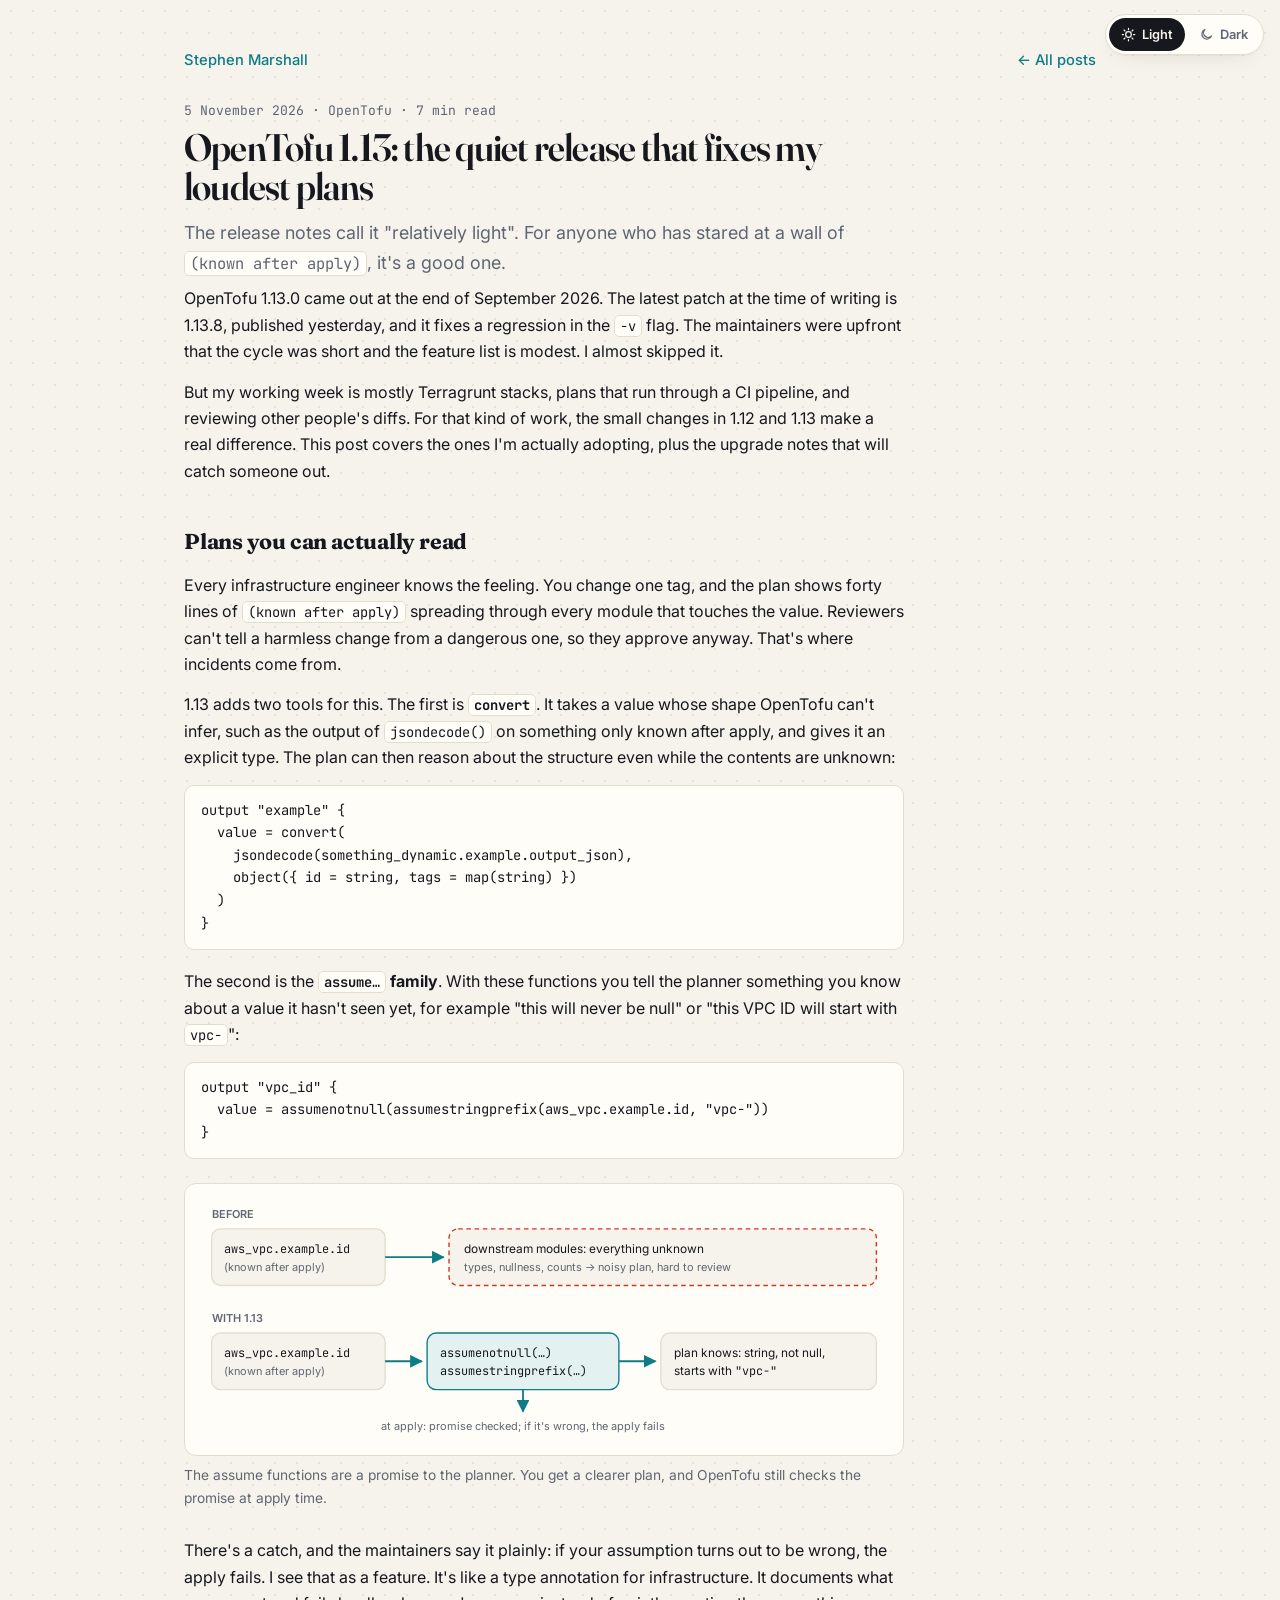
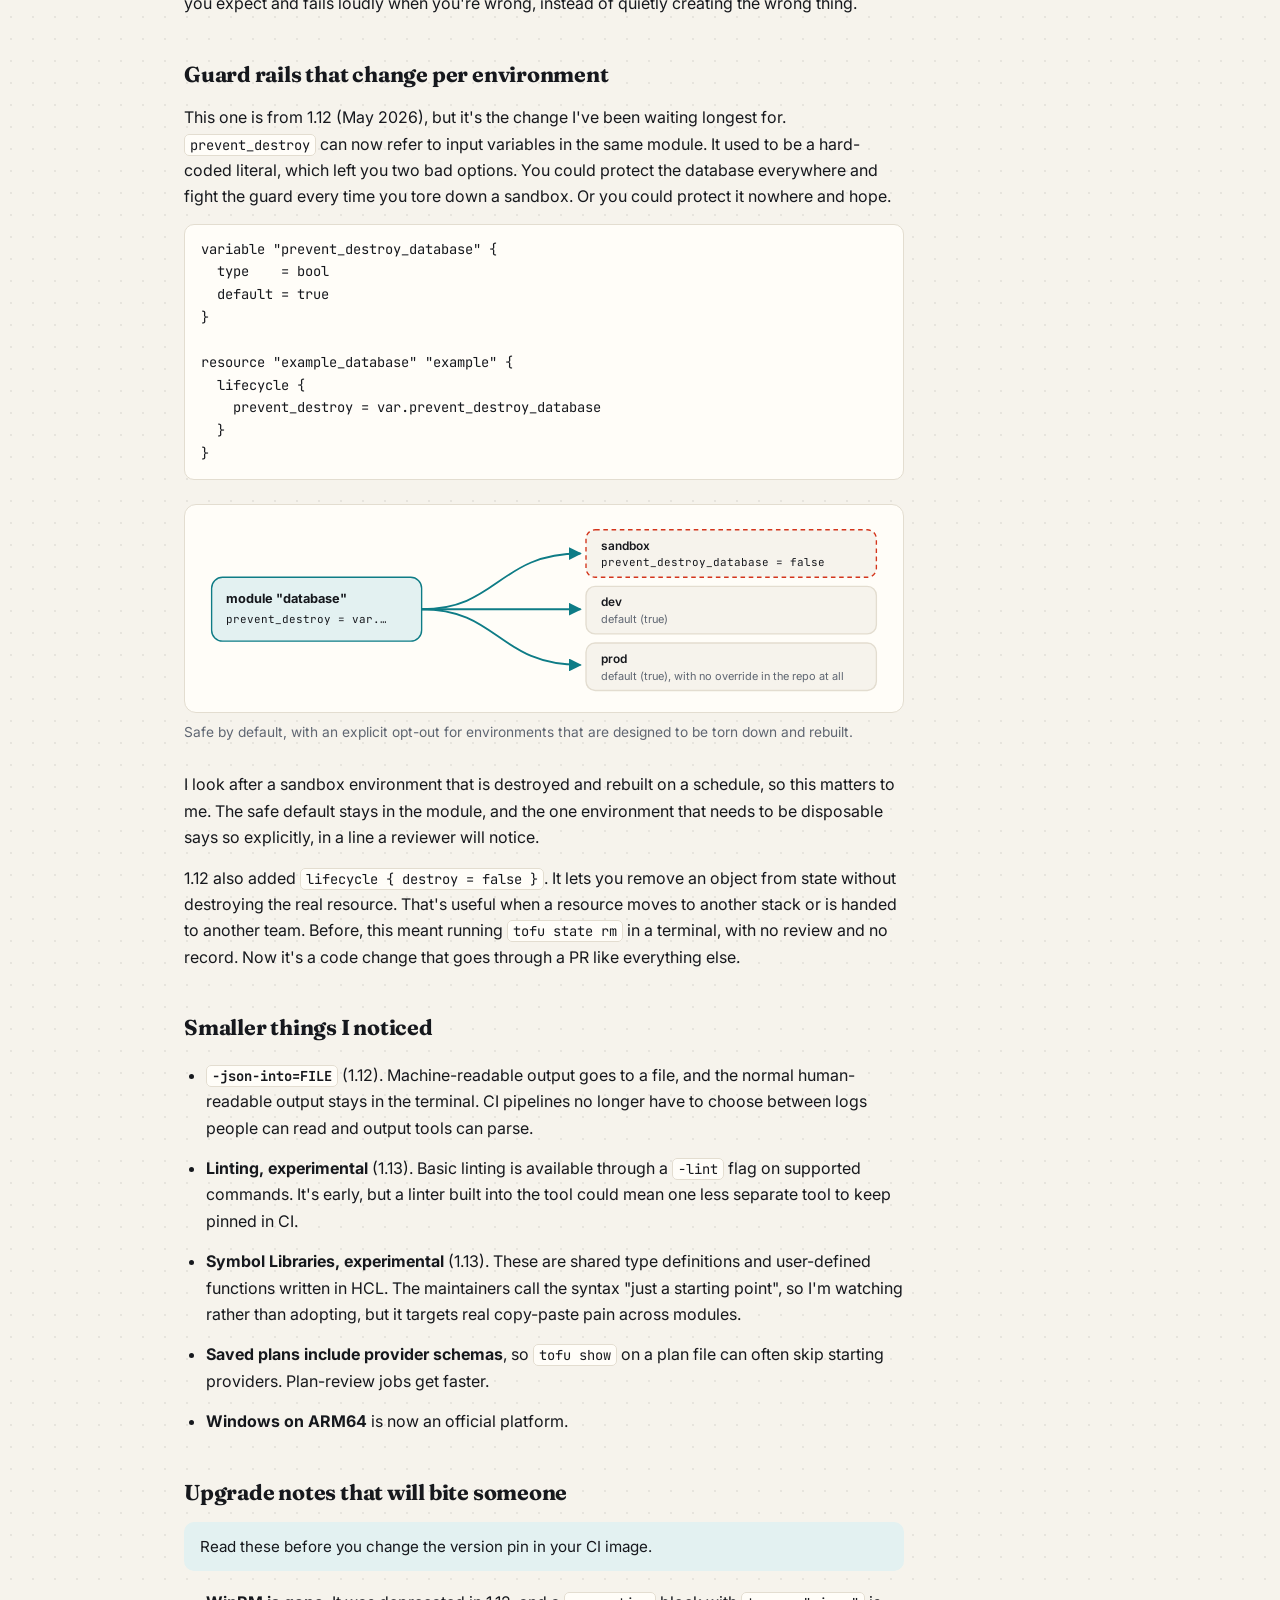
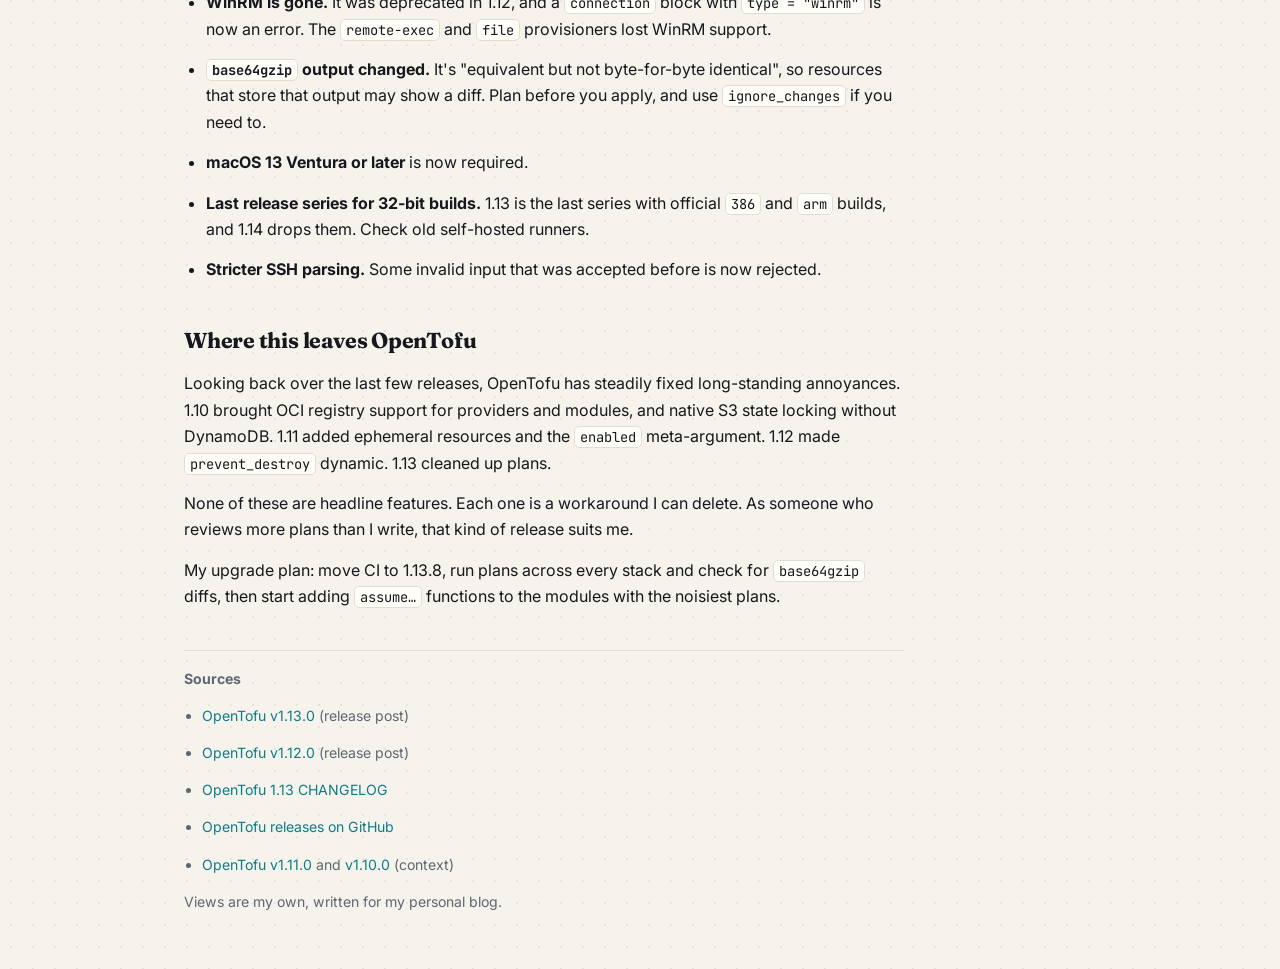
<file: blog/opentofu-1-13-quiet-release/index.html>
<!doctype html>
<html lang="en">
<head>
<meta charset="utf-8">
<meta name="viewport" content="width=device-width, initial-scale=1">
<title>OpenTofu 1.13 in Practice — Stephen Marshall</title>
<meta name="description" content="OpenTofu 1.12 and 1.13 from the infrastructure engineer's chair: dynamic prevent_destroy, forgetting resources safely, taming unknown values at plan time, and the upgrade notes that will bite.">
<meta property="og:title" content="OpenTofu 1.13: the quiet release that fixes my loudest plans">
<meta property="og:type" content="article">
<link rel="preconnect" href="https://fonts.googleapis.com">
<link rel="preconnect" href="https://fonts.gstatic.com" crossorigin>
<link href="https://fonts.googleapis.com/css2?family=Fraunces:ital,opsz,wght@0,9..144,500;0,9..144,600;1,9..144,400&family=Inter:wght@400;500;600;700&family=JetBrains+Mono:wght@500&display=swap" rel="stylesheet">
<script src="../../theme.js?v=4"></script>
<link rel="stylesheet" href="../../style.css?v=4">
<link rel="stylesheet" href="../blog.css?v=4">
</head>
<body>
<div class="wrap">
<nav class="topnav"><a href="../../">Stephen Marshall</a><a href="../">← All posts</a></nav>

<article>
<div class="meta">5 November 2026 · OpenTofu · 7 min read</div>
<h1>OpenTofu 1.13: the quiet release that fixes my loudest plans</h1>
<p class="lede">The release notes call it "relatively light". For anyone who has stared at a wall of <code>(known after apply)</code>, it's a good one.</p>

<p>OpenTofu 1.13.0 came out at the end of September 2026. The latest patch at the time of writing is 1.13.8, published yesterday, and it fixes a regression in the <code>-v</code> flag. The maintainers were upfront that the cycle was short and the feature list is modest. I almost skipped it.</p>

<p>But my working week is mostly Terragrunt stacks, plans that run through a CI pipeline, and reviewing other people's diffs. For that kind of work, the small changes in 1.12 and 1.13 make a real difference. This post covers the ones I'm actually adopting, plus the upgrade notes that will catch someone out.</p>

<h2>Plans you can actually read</h2>

<p>Every infrastructure engineer knows the feeling. You change one tag, and the plan shows forty lines of <code>(known after apply)</code> spreading through every module that touches the value. Reviewers can't tell a harmless change from a dangerous one, so they approve anyway. That's where incidents come from.</p>

<p>1.13 adds two tools for this. The first is <strong><code>convert</code></strong>. It takes a value whose shape OpenTofu can't infer, such as the output of <code>jsondecode()</code> on something only known after apply, and gives it an explicit type. The plan can then reason about the structure even while the contents are unknown:</p>

<pre><code>output "example" {
  value = convert(
    jsondecode(something_dynamic.example.output_json),
    object({ id = string, tags = map(string) })
  )
}</code></pre>

<p>The second is the <strong><code>assume…</code> family</strong>. With these functions you tell the planner something you know about a value it hasn't seen yet, for example "this will never be null" or "this VPC ID will start with <code>vpc-</code>":</p>

<pre><code>output "vpc_id" {
  value = assumenotnull(assumestringprefix(aws_vpc.example.id, "vpc-"))
}</code></pre>

<figure>
<div class="diagram">
<svg viewBox="0 0 760 270" role="img" aria-labelledby="t1 d1">
  <title id="t1">How convert and assume functions narrow unknown values at plan time</title>
  <desc id="d1">Top row: a value known only after apply flows into downstream modules as fully unknown, so every dependent resource shows known after apply. Bottom row: the same value passes through convert or an assume function, so the plan knows its type, that it is not null, or its prefix. Downstream modules can plan precisely, and at apply time OpenTofu checks the promise and fails the apply if it was wrong.</desc>
  <defs><marker id="ah" viewBox="0 0 10 10" refX="9" refY="5" markerWidth="7" markerHeight="7" orient="auto"><path d="M0,0 L10,5 L0,10 z" style="fill:var(--accent)"/></marker></defs>
  <text x="16" y="24" font-size="12" font-weight="600" class="muted">BEFORE</text>
  <rect class="box" x="16" y="36" width="190" height="62" rx="10"/>
  <text x="30" y="62" font-size="13" class="mono">aws_vpc.example.id</text>
  <text x="30" y="82" font-size="12" class="muted">(known after apply)</text>
  <path class="arrow" d="M206 67 H 270" marker-end="url(#ah)"/>
  <rect class="box-warn" x="276" y="36" width="468" height="62" rx="10"/>
  <text x="292" y="62" font-size="13">downstream modules: everything unknown</text>
  <text x="292" y="82" font-size="12" class="muted">types, nullness, counts → noisy plan, hard to review</text>

  <text x="16" y="138" font-size="12" font-weight="600" class="muted">WITH 1.13</text>
  <rect class="box" x="16" y="150" width="190" height="62" rx="10"/>
  <text x="30" y="176" font-size="13" class="mono">aws_vpc.example.id</text>
  <text x="30" y="196" font-size="12" class="muted">(known after apply)</text>
  <path class="arrow" d="M206 181 H 246" marker-end="url(#ah)"/>
  <rect class="box-accent" x="252" y="150" width="210" height="62" rx="10"/>
  <text x="266" y="176" font-size="13" class="mono">assumenotnull(…)</text>
  <text x="266" y="196" font-size="13" class="mono">assumestringprefix(…)</text>
  <path class="arrow" d="M462 181 H 502" marker-end="url(#ah)"/>
  <rect class="box" x="508" y="150" width="236" height="62" rx="10"/>
  <text x="522" y="176" font-size="13">plan knows: string, not null,</text>
  <text x="522" y="196" font-size="13">starts with <tspan class="mono">"vpc-"</tspan></text>
  <path class="arrow" d="M357 212 V 236" marker-end="url(#ah)"/>
  <text x="357" y="256" text-anchor="middle" font-size="12" class="muted">at apply: promise checked; if it's wrong, the apply fails</text>
</svg>
</div>
<figcaption>The assume functions are a promise to the planner. You get a clearer plan, and OpenTofu still checks the promise at apply time.</figcaption>
</figure>

<p>There's a catch, and the maintainers say it plainly: if your assumption turns out to be wrong, the apply fails. I see that as a feature. It's like a type annotation for infrastructure. It documents what you expect and fails loudly when you're wrong, instead of quietly creating the wrong thing.</p>

<h2>Guard rails that change per environment</h2>

<p>This one is from 1.12 (May 2026), but it's the change I've been waiting longest for. <code>prevent_destroy</code> can now refer to input variables in the same module. It used to be a hard-coded literal, which left you two bad options. You could protect the database everywhere and fight the guard every time you tore down a sandbox. Or you could protect it nowhere and hope.</p>

<pre><code>variable "prevent_destroy_database" {
  type    = bool
  default = true
}

resource "example_database" "example" {
  lifecycle {
    prevent_destroy = var.prevent_destroy_database
  }
}</code></pre>

<figure>
<div class="diagram">
<svg viewBox="0 0 760 200" role="img" aria-labelledby="t2 d2">
  <title id="t2">One module, different guard rails per environment</title>
  <desc id="d2">A single database module defaults prevent_destroy to true. The sandbox environment sets prevent_destroy_database to false so it can be torn down and rebuilt on a schedule. Dev and prod keep the safe default of true.</desc>
  <defs><marker id="ah2" viewBox="0 0 10 10" refX="9" refY="5" markerWidth="7" markerHeight="7" orient="auto"><path d="M0,0 L10,5 L0,10 z" style="fill:var(--accent)"/></marker></defs>
  <rect class="box-accent" x="16" y="66" width="230" height="70" rx="12"/>
  <text x="32" y="94" font-weight="700" font-size="14">module "database"</text>
  <text x="32" y="116" font-size="12" class="mono">prevent_destroy = var.…</text>
  <path class="arrow" d="M246 101 C 330 101, 330 40, 420 40" marker-end="url(#ah2)"/>
  <path class="arrow" d="M246 101 H 420" marker-end="url(#ah2)"/>
  <path class="arrow" d="M246 101 C 330 101, 330 162, 420 162" marker-end="url(#ah2)"/>
  <rect class="box-warn" x="426" y="14" width="318" height="52" rx="10"/>
  <text x="442" y="36" font-size="13" font-weight="600">sandbox</text>
  <text x="442" y="54" font-size="12" class="mono">prevent_destroy_database = false</text>
  <rect class="box" x="426" y="76" width="318" height="52" rx="10"/>
  <text x="442" y="98" font-size="13" font-weight="600">dev</text>
  <text x="442" y="116" font-size="12" class="muted">default (true)</text>
  <rect class="box" x="426" y="138" width="318" height="52" rx="10"/>
  <text x="442" y="160" font-size="13" font-weight="600">prod</text>
  <text x="442" y="178" font-size="12" class="muted">default (true), with no override in the repo at all</text>
</svg>
</div>
<figcaption>Safe by default, with an explicit opt-out for environments that are designed to be torn down and rebuilt.</figcaption>
</figure>

<p>I look after a sandbox environment that is destroyed and rebuilt on a schedule, so this matters to me. The safe default stays in the module, and the one environment that needs to be disposable says so explicitly, in a line a reviewer will notice.</p>

<p>1.12 also added <code>lifecycle { destroy = false }</code>. It lets you remove an object from state without destroying the real resource. That's useful when a resource moves to another stack or is handed to another team. Before, this meant running <code>tofu state rm</code> in a terminal, with no review and no record. Now it's a code change that goes through a PR like everything else.</p>

<h2>Smaller things I noticed</h2>
<ul>
  <li><strong><code>-json-into=FILE</code></strong> (1.12). Machine-readable output goes to a file, and the normal human-readable output stays in the terminal. CI pipelines no longer have to choose between logs people can read and output tools can parse.</li>
  <li><strong>Linting, experimental</strong> (1.13). Basic linting is available through a <code>-lint</code> flag on supported commands. It's early, but a linter built into the tool could mean one less separate tool to keep pinned in CI.</li>
  <li><strong>Symbol Libraries, experimental</strong> (1.13). These are shared type definitions and user-defined functions written in HCL. The maintainers call the syntax "just a starting point", so I'm watching rather than adopting, but it targets real copy-paste pain across modules.</li>
  <li><strong>Saved plans include provider schemas</strong>, so <code>tofu show</code> on a plan file can often skip starting providers. Plan-review jobs get faster.</li>
  <li><strong>Windows on ARM64</strong> is now an official platform.</li>
</ul>

<h2>Upgrade notes that will bite someone</h2>
<div class="callout">Read these before you change the version pin in your CI image.</div>
<ul>
  <li><strong>WinRM is gone.</strong> It was deprecated in 1.12, and a <code>connection</code> block with <code>type = "winrm"</code> is now an error. The <code>remote-exec</code> and <code>file</code> provisioners lost WinRM support.</li>
  <li><strong><code>base64gzip</code> output changed.</strong> It's "equivalent but not byte-for-byte identical", so resources that store that output may show a diff. Plan before you apply, and use <code>ignore_changes</code> if you need to.</li>
  <li><strong>macOS 13 Ventura or later</strong> is now required.</li>
  <li><strong>Last release series for 32-bit builds.</strong> 1.13 is the last series with official <code>386</code> and <code>arm</code> builds, and 1.14 drops them. Check old self-hosted runners.</li>
  <li><strong>Stricter SSH parsing.</strong> Some invalid input that was accepted before is now rejected.</li>
</ul>

<h2>Where this leaves OpenTofu</h2>

<p>Looking back over the last few releases, OpenTofu has steadily fixed long-standing annoyances. 1.10 brought OCI registry support for providers and modules, and native S3 state locking without DynamoDB. 1.11 added ephemeral resources and the <code>enabled</code> meta-argument. 1.12 made <code>prevent_destroy</code> dynamic. 1.13 cleaned up plans.</p>

<p>None of these are headline features. Each one is a workaround I can delete. As someone who reviews more plans than I write, that kind of release suits me.</p>

<p>My upgrade plan: move CI to 1.13.8, run plans across every stack and check for <code>base64gzip</code> diffs, then start adding <code>assume…</code> functions to the modules with the noisiest plans.</p>

<div class="sources">
  <strong>Sources</strong>
  <ul>
    <li><a href="https://opentofu.org/blog/opentofu-1-13-0/">OpenTofu v1.13.0</a> (release post)</li>
    <li><a href="https://opentofu.org/blog/opentofu-1-12-0/">OpenTofu v1.12.0</a> (release post)</li>
    <li><a href="https://github.com/opentofu/opentofu/blob/v1.13/CHANGELOG.md">OpenTofu 1.13 CHANGELOG</a></li>
    <li><a href="https://github.com/opentofu/opentofu/releases">OpenTofu releases on GitHub</a></li>
    <li><a href="https://opentofu.org/blog/opentofu-1-11-0/">OpenTofu v1.11.0</a> and <a href="https://opentofu.org/blog/opentofu-1-10-0/">v1.10.0</a> (context)</li>
  </ul>
  <p>Views are my own, written for my personal blog.</p>
</div>
</article>
</div>
</body>
</html>
</file>
<file: style.css>
/* ==========================================================
   Stephen Marshall — "engineer's sketchbook" theme
   Tokens are shared with blog/blog.css — keep the names.
   ========================================================== */
:root {
  --bg: #f6f3ec;          /* warm paper */
  --surface: #fffdf8;
  --text: #16181d;        /* ink */
  --muted: #5f6672;
  --line: #e3ddd0;
  --accent: #0e7c86;      /* teal ink */
  --accent-2: #e8590c;    /* warm highlight, used sparingly */
  --chip: #e3f1f1;
  --chip-text: #0b5c63;
  --dot: rgba(22, 24, 29, 0.07);
  --shadow: 0 1px 2px rgba(22,24,29,.04), 0 8px 24px -12px rgba(22,24,29,.14);
  --paper: #fdfbf6;       /* the sketch always sits on paper */
  --display: "Fraunces", Georgia, "Times New Roman", serif;
  --mono: "JetBrains Mono", ui-monospace, SFMono-Regular, Menlo, monospace;
}
@media (prefers-color-scheme: dark) {
  :root:not([data-theme="light"]) {
    --bg: #0f1115; --surface: #171a21; --text: #ece9e2; --muted: #a3a8b3; --line: #2a2f39;
    --accent: #45c4cc; --accent-2: #ff8a4c; --chip: #133338; --chip-text: #a3e6ea;
    --dot: rgba(236, 233, 226, 0.06);
    --shadow: 0 1px 2px rgba(0,0,0,.3), 0 10px 28px -14px rgba(0,0,0,.6);
    --paper: #ece6d9;
  }
}
:root[data-theme="dark"] {
  --bg: #0f1115; --surface: #171a21; --text: #ece9e2; --muted: #a3a8b3; --line: #2a2f39;
  --accent: #45c4cc; --accent-2: #ff8a4c; --chip: #133338; --chip-text: #a3e6ea;
  --dot: rgba(236, 233, 226, 0.06);
  --shadow: 0 1px 2px rgba(0,0,0,.3), 0 10px 28px -14px rgba(0,0,0,.6);
  --paper: #ece6d9;
}

* { box-sizing: border-box; }
html { -webkit-text-size-adjust: 100%; scroll-behavior: smooth; scroll-padding-top: 84px; }
body {
  margin: 0;
  background-color: var(--bg);
  background-image: radial-gradient(var(--dot) 1px, transparent 1.2px);
  background-size: 22px 22px;
  color: var(--text);
  font: 16px/1.65 Inter, system-ui, -apple-system, "Segoe UI", Roboto, sans-serif;
  -webkit-font-smoothing: antialiased;
}
a { color: var(--accent); text-decoration: none; }
a:hover { text-decoration: underline; text-underline-offset: 3px; }
::selection { background: var(--accent); color: var(--bg); }
[hidden] { display: none !important; }

.wrap { max-width: 960px; margin: 0 auto; padding: 48px 24px 80px; }

/* ---------- header (shared by CV, blog index, visitors) ---------- */
header { border-bottom: 1px solid var(--line); padding-bottom: 28px; margin-bottom: 8px; }
h1 { font-family: var(--display); font-weight: 600; font-size: clamp(2.2rem, 6vw, 3.6rem); line-height: 1.02; margin: 0 0 10px; letter-spacing: -0.02em; font-variation-settings: "opsz" 144; }
.role { font-size: 1.12rem; color: var(--muted); margin: 0 0 20px; font-weight: 500; }
.eyebrow { font-family: var(--mono); font-size: 0.78rem; letter-spacing: 0.14em; text-transform: uppercase; color: var(--accent); margin: 0 0 14px; }
.contact { display: flex; flex-wrap: wrap; gap: 10px; font-size: 0.92rem; }
.contact a {
  display: inline-flex; align-items: center; gap: 8px; padding: 7px 14px; border-radius: 999px;
  border: 1px solid var(--line); background: var(--surface); color: var(--text); font-weight: 500;
  transition: border-color .15s, transform .15s;
}
.contact a:hover { border-color: var(--accent); text-decoration: none; transform: translateY(-1px); }
.contact svg { width: 15px; height: 15px; flex: none; }
.quote { margin: 0 0 24px; padding-left: 16px; border-left: 3px solid var(--accent-2); color: var(--muted); font-family: var(--display); font-style: italic; font-size: 1.12rem; max-width: 52ch; }

.actions { margin-top: 18px; display: flex; gap: 10px; flex-wrap: wrap; }
.btn {
  font: inherit; font-size: 0.88rem; font-weight: 600; padding: 8px 16px; border-radius: 999px; cursor: pointer;
  border: 1px solid var(--text); background: var(--text); color: var(--bg); transition: transform .15s, opacity .15s;
}
.btn:hover { transform: translateY(-1px); opacity: .9; }

/* ---------- landing hero ---------- */
.hero { display: grid; grid-template-columns: 1.15fr 0.85fr; gap: 40px; align-items: center; border-bottom: 0; padding: 12px 0 0; margin: 0; }
.hero-copy { min-width: 0; }
.name-underline { display: block; width: min(320px, 70%); height: 14px; margin: -2px 0 18px; color: var(--accent-2); }
.portrait { position: relative; justify-self: center; width: min(380px, 100%); aspect-ratio: 1; }
.portrait { margin: 0; }
.portrait::before {
  content: ""; position: absolute; inset: 0; border-radius: 50%; transform: translate(14px, 14px);
  background: var(--accent); opacity: .25; z-index: 0;
}
.portrait::after {
  content: ""; position: absolute; inset: -12px; border-radius: 50%; border: 1.5px dashed var(--line); z-index: 0;
}
.portrait img {
  position: relative; z-index: 1; width: 100%; height: auto; display: block;
  background: var(--paper); border-radius: 50%; border: 6px solid var(--surface);
  box-shadow: 0 2px 4px rgba(0,0,0,.06), 0 24px 48px -20px rgba(0,0,0,.35);
}
.portrait .tag {
  position: absolute; z-index: 2; right: -4px; bottom: 12%; transform: rotate(-4deg);
  font-family: var(--mono); font-size: 0.74rem; background: var(--surface); color: var(--text);
  border: 1px solid var(--line); border-radius: 8px; padding: 6px 10px; box-shadow: var(--shadow);
}
.portrait .tag b { color: var(--accent); font-weight: 500; }

/* sign-in card */
.gate { margin-top: 8px; max-width: 420px; background: var(--surface); border: 1px solid var(--line); border-radius: 18px; padding: 22px; box-shadow: var(--shadow); }
.gate p { color: var(--muted); margin: 0 0 14px; font-size: 0.95rem; }
.gate p strong { color: var(--text); }
.providers { display: grid; gap: 10px; }
.provider {
  font: inherit; font-weight: 600; font-size: 0.96rem; display: flex; align-items: center; justify-content: center; gap: 10px;
  padding: 12px 16px; border-radius: 12px; cursor: pointer; border: 1px solid var(--line); background: var(--bg); color: var(--text);
  transition: border-color .15s, transform .15s;
}
.provider:hover { border-color: var(--accent); transform: translateY(-1px); }
.provider svg { width: 18px; height: 18px; flex: none; }
.note { font-size: 0.8rem; color: var(--muted); margin-top: 14px; }
.note details { margin-top: 6px; }
.note summary { cursor: pointer; color: var(--accent); }
.error { color: #d4351c; font-size: 0.9rem; margin-top: 12px; }

/* public "latest writing" strip */
.latest { margin-top: 56px; }
.latest-grid { display: grid; grid-template-columns: repeat(auto-fit, minmax(260px, 1fr)); gap: 14px; }
.reading { margin-top: 40px; }.post-card {
  display: block; background: var(--surface); border: 1px solid var(--line); border-radius: 14px; padding: 18px 20px; color: var(--text);
  transition: border-color .15s, transform .15s, box-shadow .15s;
}
.post-card:hover { text-decoration: none; border-color: var(--accent); transform: translateY(-2px); box-shadow: var(--shadow); }
.post-card .meta { font-family: var(--mono); font-size: 0.76rem; color: var(--muted); }
.post-card strong { display: block; font-family: var(--display); font-size: 1.15rem; line-height: 1.3; margin: 6px 0 4px; font-weight: 600; }
.post-card span { color: var(--muted); font-size: 0.9rem; }
.post-card p { margin: 6px 0 0; color: var(--muted); font-size: 0.9rem; line-height: 1.5; }
.post-card p b, .post-list p b { color: var(--text); font-weight: 600; }

/* ---------- signed-in: compact header + section nav ---------- */
body.signed-in .hero { grid-template-columns: auto 1fr; gap: 22px; padding-bottom: 24px; border-bottom: 1px solid var(--line); }
body.signed-in .portrait { display: none; }
body.signed-in .avatar { display: block; }
body.signed-in .hero h1 { font-size: clamp(2rem, 5vw, 2.8rem); }
body.signed-in .name-underline, body.signed-in .quote, body.signed-in .latest:not(.projects) { display: none; }
body.signed-in .role { margin-bottom: 14px; }
.avatar {
  display: none; width: 112px; height: 112px; border-radius: 50%; overflow: hidden; flex: none;
  background: var(--paper); border: 3px solid var(--surface); box-shadow: 0 0 0 2px var(--accent), var(--shadow);
}
.avatar img { width: 100%; height: 100%; object-fit: contain; }
.session { font-size: 0.85rem; color: var(--muted); margin-top: 14px; }
.linkbtn { font: inherit; background: none; border: 0; padding: 0; color: var(--accent); cursor: pointer; }

.cv-nav {
  position: sticky; top: 0; z-index: 10; margin: 0 -24px; padding: 12px 24px;
  background: color-mix(in srgb, var(--bg) 86%, transparent); backdrop-filter: blur(10px); -webkit-backdrop-filter: blur(10px);
  border-bottom: 1px solid var(--line); display: flex; gap: 6px; overflow-x: auto; scrollbar-width: none;
}
.cv-nav::-webkit-scrollbar { display: none; }
.cv-nav a { flex: none; font-size: 0.84rem; font-weight: 500; color: var(--muted); padding: 6px 12px; border-radius: 999px; }
.cv-nav a:hover { color: var(--text); background: var(--surface); text-decoration: none; }
.cv-nav a.active { color: var(--accent); background: var(--chip); }

/* ---------- CV body (HTML injected from Firestore) ---------- */
section { padding: 44px 0 4px; }
h2 {
  display: flex; align-items: baseline; gap: 12px; font-family: var(--display); font-size: 1.6rem; font-weight: 600;
  letter-spacing: -0.01em; text-transform: none; color: var(--text); margin: 0 0 20px;
}
#cv h2::after { content: ""; flex: 1; height: 1px; background: var(--line); transform: translateY(-6px); }

.summary p { margin: 0 0 12px; max-width: 70ch; font-size: 1.05rem; }
.summary p:first-of-type::first-letter { font-family: var(--display); float: left; font-size: 3.4rem; line-height: .9; padding: 6px 10px 0 0; color: var(--accent); font-weight: 600; }

.skills { display: grid; grid-template-columns: repeat(auto-fit, minmax(260px, 1fr)); gap: 14px; }
.skill-group { background: var(--surface); border: 1px solid var(--line); border-radius: 14px; padding: 18px 20px; transition: border-color .15s, transform .15s, box-shadow .15s; }
.skill-group:hover { border-color: var(--accent); transform: translateY(-2px); box-shadow: var(--shadow); }
.skill-group h3 { margin: 0 0 12px; font-size: 0.95rem; }
.chips { display: flex; flex-wrap: wrap; gap: 6px; }
.chip { background: var(--chip); color: var(--chip-text); border-radius: 999px; padding: 3px 11px; font-size: 0.8rem; font-weight: 500; }

/* experience as a timeline */
.job { position: relative; display: grid; grid-template-columns: 170px 1fr; gap: 4px 30px; padding: 0 0 30px; }
.job::before { content: ""; position: absolute; left: 185px; top: 10px; bottom: 0; width: 2px; background: var(--line); }
.job:last-of-type::before { bottom: 30px; }
.job::after { content: ""; position: absolute; left: 180px; top: 6px; width: 12px; height: 12px; border-radius: 50%; background: var(--bg); border: 2px solid var(--accent); }
.job:first-of-type::after { background: var(--accent); box-shadow: 0 0 0 5px var(--chip); }
.job > div:last-child { padding-left: 16px; }
.when { color: var(--muted); font-size: 0.82rem; font-family: var(--mono); padding-top: 2px; text-align: right; }
.job h3 { margin: 0; font-size: 1.12rem; }
.org { color: var(--muted); font-size: 0.93rem; margin: 2px 0 10px; }
.job ul { margin: 6px 0 0; padding-left: 0; list-style: none; }
.job li { position: relative; margin: 0 0 6px; padding-left: 18px; }
.job li::before { content: "▹"; position: absolute; left: 0; color: var(--accent); }
.job p { margin: 0 0 8px; }
.compact .job { padding-bottom: 22px; }

.list { display: grid; grid-template-columns: repeat(auto-fit, minmax(260px, 1fr)); gap: 12px; }
.item { position: relative; background: var(--surface); border: 1px solid var(--line); border-radius: 14px; padding: 16px 18px 16px 52px; transition: border-color .15s, transform .15s; }
.item:hover { border-color: var(--accent); transform: translateY(-2px); }
.item::before {
  content: "✓"; position: absolute; left: 16px; top: 16px; width: 24px; height: 24px; border-radius: 50%;
  display: grid; place-items: center; font-size: 0.8rem; font-weight: 700; background: var(--chip); color: var(--chip-text);
}
.item strong { display: block; line-height: 1.35; }
.item strong a { color: var(--text); }
.item span { color: var(--muted); font-size: 0.86rem; }

.principles { display: grid; grid-template-columns: repeat(auto-fit, minmax(210px, 1fr)); gap: 12px; }
.principles div { background: var(--surface); border: 1px solid var(--line); border-top: 3px solid var(--accent); border-radius: 12px; padding: 16px 18px; }
.principles div:nth-child(even) { border-top-color: var(--accent-2); }
.principles strong { display: block; margin-bottom: 4px; }
.principles span { color: var(--muted); font-size: 0.9rem; }

footer { margin-top: 56px; padding-top: 20px; border-top: 1px dashed var(--line); color: var(--muted); font-size: 0.88rem; font-family: var(--display); font-style: italic; }

.loading { color: var(--muted); text-align: center; padding: 48px 0; }

/* visitors page table */
table { width: 100%; border-collapse: collapse; font-size: 0.92rem; background: var(--surface); border-radius: 12px; overflow: hidden; }
th, td { text-align: left; padding: 10px 12px; border-bottom: 1px solid var(--line); vertical-align: top; }
th { color: var(--muted); font-weight: 600; font-size: 0.76rem; text-transform: uppercase; letter-spacing: 0.06em; }
.table-wrap { overflow-x: auto; border: 1px solid var(--line); border-radius: 12px; }

/* entrance animation */
@media (prefers-reduced-motion: no-preference) {
  .hero-copy > *, .portrait { animation: rise .6s ease both; }
  .hero-copy > *:nth-child(2) { animation-delay: .05s; }
  .hero-copy > *:nth-child(3) { animation-delay: .1s; }
  .hero-copy > *:nth-child(4) { animation-delay: .15s; }
  .hero-copy > *:nth-child(5) { animation-delay: .2s; }
  .portrait { animation-delay: .1s; }
  #cv section { animation: rise .5s ease both; }
  @keyframes rise { from { opacity: 0; transform: translateY(10px); } to { opacity: 1; transform: none; } }
}

/* ---------- responsive ---------- */
@media (max-width: 760px) {
  .wrap { padding: 64px 16px 56px; }
  .hero { grid-template-columns: 1fr; gap: 8px; }
  .portrait { order: -1; width: min(260px, 72%); }
  .portrait .tag { right: -8px; }
  .gate { max-width: none; }
  body.signed-in .hero { grid-template-columns: 1fr; }
  .avatar { width: 84px; height: 84px; }
  .cv-nav { margin: 0 -16px; padding: 10px 16px; }
  .job { grid-template-columns: 1fr; padding-left: 26px; }
  .job::before { left: 5px; }
  .job::after { left: 0; }
  .job > div:last-child { padding-left: 0; }
  .when { text-align: left; }
}

/* ---------- print: clean CV ---------- */
.print-only { display: none; }

/* Download / print PDF: keep the dark theme and make every link clickable.
   print-color-adjust forces backgrounds to print even when the browser's
   "Background graphics" option is off. */
@page { size: A4; margin: 0; }
@media print {
  :root, :root[data-theme] {
    --bg: #0f1115; --surface: #171a21; --text: #ece9e2; --muted: #a3a8b3; --line: #2a2f39;
    --accent: #45c4cc; --accent-2: #ff8a4c; --chip: #133338; --chip-text: #a3e6ea;
    --shadow: none;
  }
  html, body { background: var(--bg) !important; color: var(--text); }
  *, *::before, *::after { -webkit-print-color-adjust: exact !important; print-color-adjust: exact !important; animation: none !important; transition: none !important; }
  body { background-image: none !important; }
  .actions, .session, .gate, .cv-nav, .latest, .portrait, .name-underline, .term-wrap, .term-chips, .loading { display: none !important; }
  /* Projects stays in the PDF so the Projects link has somewhere to go */
  .latest.projects { display: block !important; margin-top: 18px; }
  html { font-size: 13px; }
  body { font-size: 1rem; }
  /* Order in the PDF: header, personal details + CV, then Projects */
  .wrap { padding: 12mm 14mm; max-width: none; display: flex; flex-direction: column; -webkit-box-decoration-break: clone; box-decoration-break: clone; }
  #cv { order: 1; }
  .latest.projects { order: 2; }
  section { padding-top: 22px; }
  .job { padding-bottom: 18px; }
  /* Let long sections flow across pages; keep each entry and its heading together */
  section { break-inside: auto; }
  h2, h3 { break-after: avoid; }
  .job, .item, .skill-group, .post-card, .principles div { break-inside: avoid; }
  .skill-group, .item, .principles div, .post-card { box-shadow: none; }
  a { color: var(--accent); }
  .print-only { display: block !important; }
  .personal-info dl { display: grid; grid-template-columns: 130px 1fr; gap: 6px 16px; margin: 0; }
  .personal-info dt { color: var(--muted); }
  .personal-info dd { margin: 0; }
  /* Contact links: clickable in the PDF, and the address is printed for paper copies */
  .contact a { border: 1px solid var(--line); }
  .contact a[data-print]::after { content: " · " attr(data-print); color: var(--muted); font-weight: 400; }
}

/* ---------- theme switch (theme.js) ---------- */
.theme-switch {
  position: fixed; top: 14px; right: 16px; z-index: 50; display: flex; gap: 2px; padding: 3px;
  border-radius: 999px; background: var(--surface); border: 1px solid var(--line); box-shadow: var(--shadow);
}
.theme-switch button {
  font: inherit; font-size: 0.8rem; font-weight: 600; display: inline-flex; align-items: center; gap: 6px;
  padding: 6px 12px; border: 0; border-radius: 999px; cursor: pointer; background: transparent; color: var(--muted);
}
.theme-switch button:hover { color: var(--text); }
.theme-switch button[aria-pressed="true"] { background: var(--text); color: var(--bg); }
.theme-switch svg { width: 15px; height: 15px; }
@media (max-width: 760px) { .theme-switch { top: 10px; right: 10px; } .theme-switch span { display: none; } .theme-switch button { padding: 7px 9px; } }
body, .gate, .post-card, .skill-group, .item, .contact a, .provider, .cv-nav { transition: background-color .25s, border-color .25s, color .25s; }
@media print { .theme-switch { display: none; } }

/* ---------- interactive kubectl terminal (terminal.js) ---------- */
.term-wrap { margin-top: 44px; }
.term {
  background: #0d1117; color: #c9d1d9; border: 1px solid #30363d; border-radius: 14px; overflow: hidden;
  box-shadow: 0 18px 40px -18px rgba(0,0,0,.45); font-family: var(--mono); font-size: 0.86rem;
}
.term-bar { display: flex; align-items: center; gap: 8px; padding: 10px 14px; background: #161b22; border-bottom: 1px solid #30363d; color: #8b949e; font-size: 0.76rem; }
.term-bar i { width: 11px; height: 11px; border-radius: 50%; display: inline-block; flex: none; }
.term-title { margin-left: 8px; }
.term-state { margin-left: auto; color: #8b949e; white-space: nowrap; }
.term-body { height: 380px; overflow-y: auto; padding: 14px 16px 16px; line-height: 1.6; cursor: text; scroll-behavior: smooth; }
.term-line { white-space: pre-wrap; word-break: break-word; }
.term-pre { white-space: pre; overflow-x: auto; margin: 2px 0; }
.term .p { color: #3fb950; }
.term .c { color: #e6edf3; }
.term .k { color: #79c0ff; }
.term .m, .term .dim { color: #8b949e; }
.term .e { color: #ff7b72; }
.term .ok { color: #3fb950; }
.term .cmdline { margin-top: 8px; }
.term a { color: #58a6ff; text-decoration: underline; text-underline-offset: 2px; }
.term .cursor { animation: blink 1s steps(1) infinite; color: #3fb950; }
@keyframes blink { 50% { opacity: 0; } }
.term-cmd, .term-btn {
  font: inherit; font-size: 0.82rem; color: #d2a8ff; background: rgba(210,168,255,.08); border: 1px solid rgba(210,168,255,.25);
  border-radius: 6px; padding: 0 6px; cursor: pointer; line-height: 1.5;
}
.term-cmd:hover, .term-btn:hover { background: rgba(210,168,255,.18); }
.term-btn { color: #0d1117; background: #3fb950; border-color: #3fb950; font-weight: 700; padding: 1px 10px; }
.term-btn:hover { background: #56d364; }
.term-input { display: flex; gap: 8px; align-items: center; margin-top: 8px; }
.term-input input { flex: 1; min-width: 0; background: transparent; border: 0; outline: 0; color: #e6edf3; font: inherit; caret-color: #3fb950; padding: 0; }
.term-input input::placeholder { color: #484f58; }
.term-chips { display: flex; flex-wrap: wrap; gap: 8px; margin-top: 12px; }
.term-chips .term-cmd {
  font-family: var(--mono); font-size: 0.76rem; color: var(--text); background: var(--surface); border: 1px solid var(--line);
  border-radius: 999px; padding: 5px 12px; transition: border-color .15s, transform .15s;
}
.term-chips .term-cmd:hover { border-color: var(--accent); transform: translateY(-1px); }
.portrait .tag[role="button"] { cursor: pointer; }
.portrait .tag[role="button"]:hover { border-color: var(--accent); }
body.signed-in .term-wrap { margin-top: 24px; }
@media (max-width: 640px) {
  .term { font-size: 0.8rem; }
  .term-body { height: 340px; padding: 12px; }
  .term-input input { font-size: 16px; }
  .term-title { display: none; }
}

/* owner-only Cut the Knot answer key (visitors.html) */
#answer-key details { border: 1px solid var(--line); border-radius: 10px; padding: 8px 14px; margin: 0 0 8px; background: var(--surface); }
#answer-key summary { cursor: pointer; font-weight: 600; }
#answer-key ul { margin: 8px 0 4px; padding-left: 18px; font-size: 0.92rem; }
#answer-key li { margin: 0 0 6px; }
#answer-key li span { color: var(--muted); }
#ctk-stats h3 { font-size: 1rem; margin: 18px 0 8px; }
#ctk-stats td:nth-child(2) { max-width: 38ch; }
</file>
<file: blog/blog.css>
/* Blog styles — layered on top of ../style.css */
.topnav { display: flex; justify-content: space-between; align-items: center; gap: 12px; font-size: 0.92rem; color: var(--muted); margin-bottom: 28px; flex-wrap: wrap; }
.topnav a { font-weight: 500; }

.post-list { list-style: none; padding: 0; margin: 0; }
.post-list li { padding: 22px 0; border-top: 1px solid var(--line); }
.post-list li:first-child { border-top: 0; padding-top: 4px; }
.post-list h3 { margin: 0 0 6px; font-size: 1.2rem; line-height: 1.3; }
.post-list p { margin: 0 0 8px; color: var(--muted); max-width: 68ch; }
.meta { font-family: "JetBrains Mono", ui-monospace, monospace; font-size: 0.82rem; color: var(--muted); }

article { max-width: 72ch; }
article h1 { font-size: clamp(1.7rem, 4.5vw, 2.4rem); margin: 6px 0 12px; }
article .lede { font-size: 1.12rem; color: var(--muted); margin: 0 0 8px; }
article h2 { font-size: 1.35rem; text-transform: none; letter-spacing: -0.01em; color: var(--text); margin: 40px 0 12px; font-weight: 700; }
article h3 { font-size: 1.08rem; margin: 26px 0 8px; }
article p, article li { margin: 0 0 14px; }
article ul, article ol { padding-left: 22px; }
article code { font-family: "JetBrains Mono", ui-monospace, monospace; font-size: 0.86em; background: var(--surface); border: 1px solid var(--line); border-radius: 5px; padding: 1px 5px; }
article pre { background: var(--surface); border: 1px solid var(--line); border-radius: 10px; padding: 14px 16px; overflow-x: auto; font-size: 0.86rem; line-height: 1.5; margin: 0 0 18px; }
article pre code { background: none; border: 0; padding: 0; font-size: inherit; }
article blockquote { margin: 0 0 18px; padding: 4px 0 4px 16px; border-left: 3px solid var(--accent); color: var(--muted); }

figure { margin: 24px 0 28px; }
figure .diagram { background: var(--surface); border: 1px solid var(--line); border-radius: 12px; padding: 12px; overflow-x: auto; }
figure svg { display: block; width: 100%; min-width: 560px; height: auto; }
figcaption { font-size: 0.86rem; color: var(--muted); margin-top: 8px; }
svg text { font-family: Inter, system-ui, sans-serif; fill: var(--text); }
svg .muted { fill: var(--muted); }
svg .mono { font-family: "JetBrains Mono", ui-monospace, monospace; }
svg .box { fill: var(--bg); stroke: var(--line); stroke-width: 1.5; }
svg .box-accent { fill: var(--chip); stroke: var(--accent); stroke-width: 1.5; }
svg .box-warn { fill: var(--bg); stroke: #d4351c; stroke-width: 1.5; stroke-dasharray: 5 4; }
svg .line { stroke: var(--line); stroke-width: 1; }
svg .arrow { stroke: var(--accent); stroke-width: 2; fill: none; }
svg .bar { fill: var(--accent); opacity: 0.18; }
svg .dot { fill: var(--accent); }
svg .dot-warn { fill: #d4351c; }
svg .dot-hollow { fill: var(--bg); stroke: var(--accent); stroke-width: 2; }

.callout { background: var(--chip); color: var(--text); border-radius: 10px; padding: 12px 16px; margin: 0 0 18px; font-size: 0.95rem; }
.sources { font-size: 0.88rem; color: var(--muted); border-top: 1px solid var(--line); margin-top: 40px; padding-top: 16px; }
.sources ul { padding-left: 18px; }
</file>
